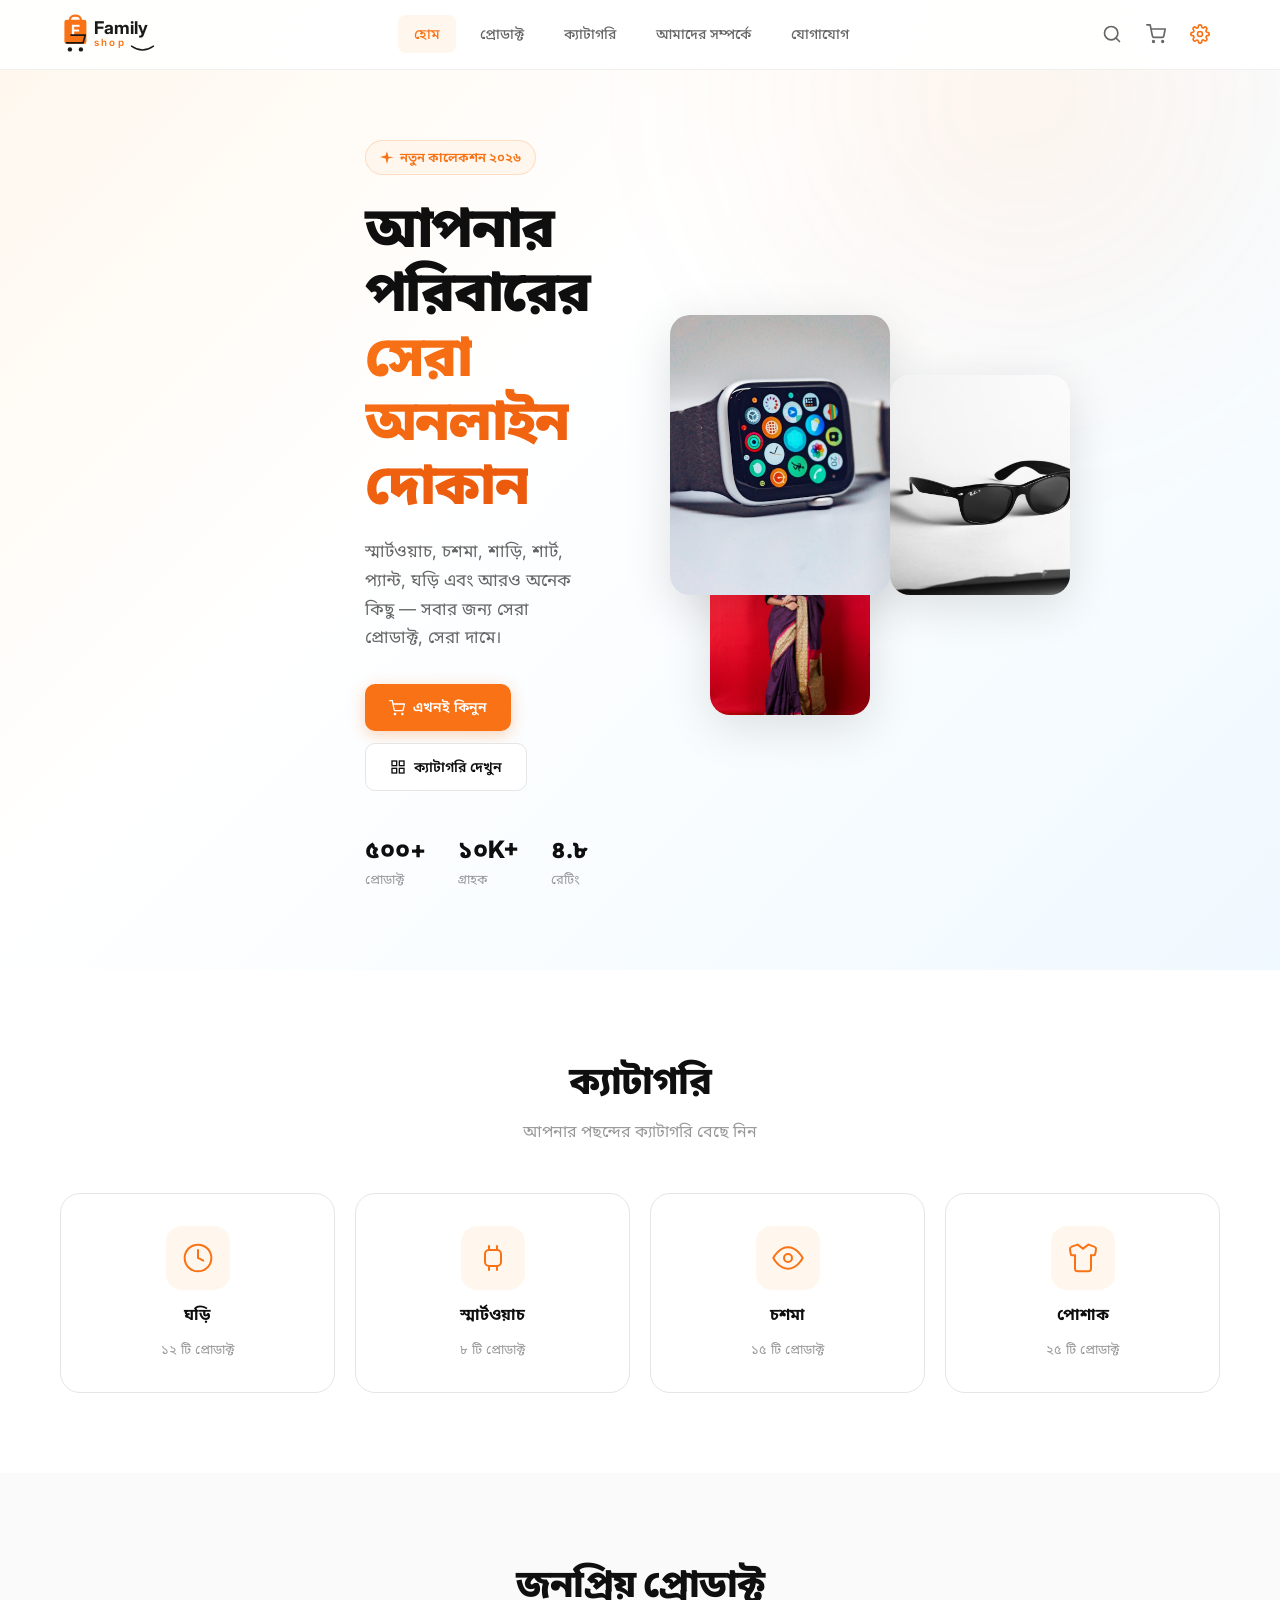
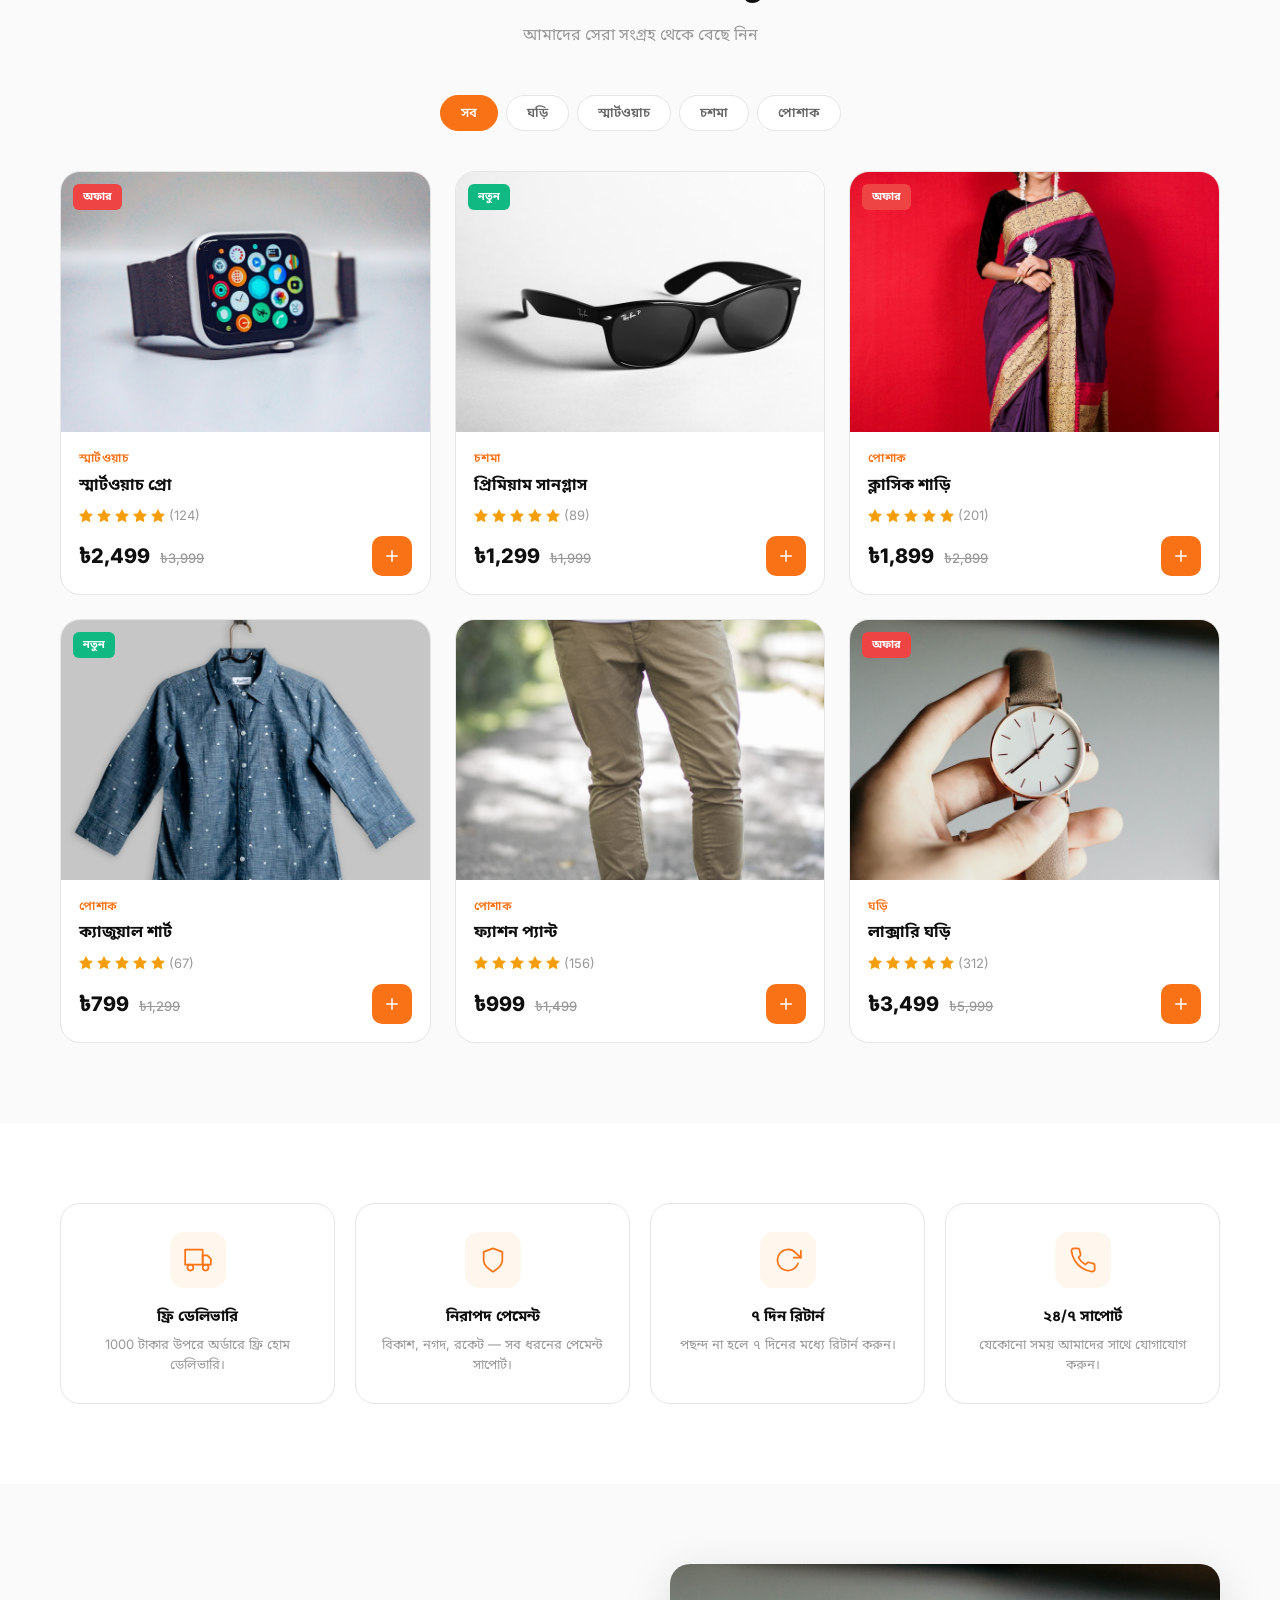
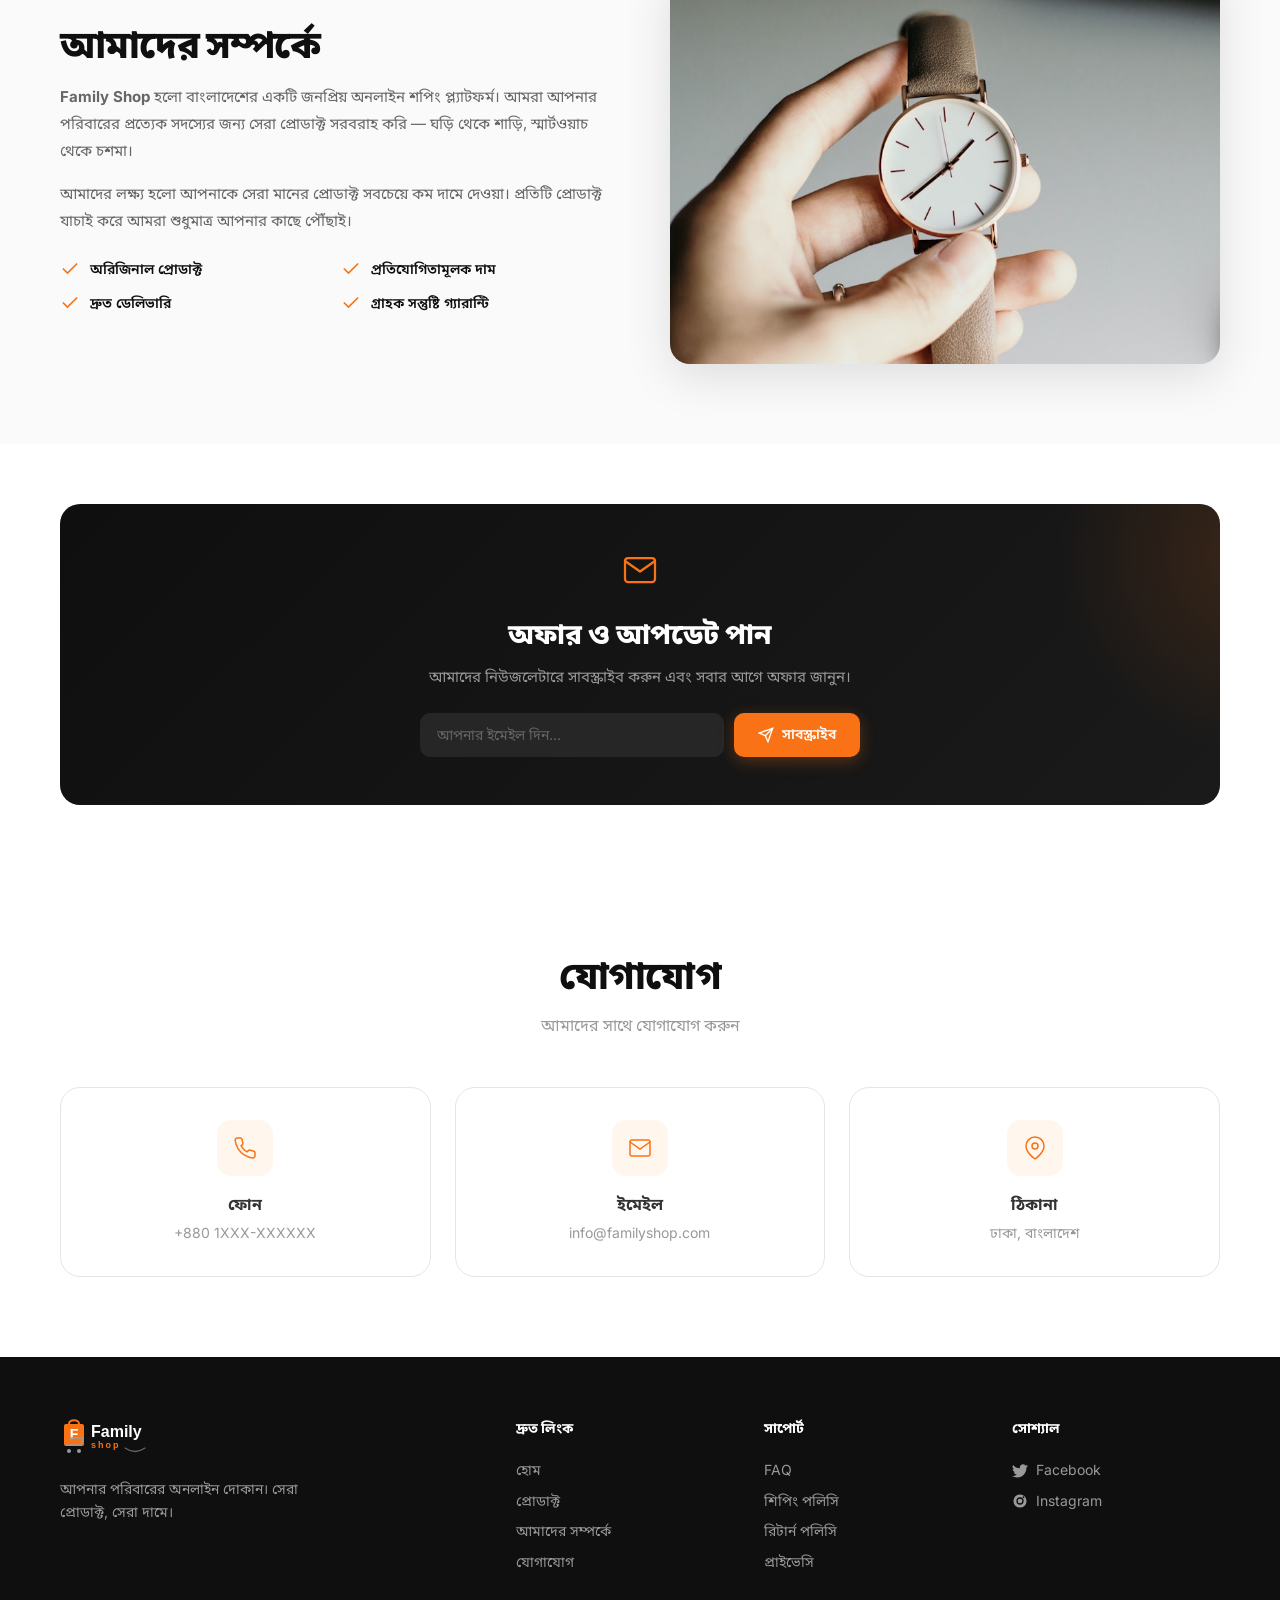
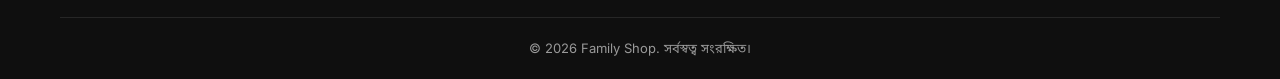
<file: index.html>
<!DOCTYPE html>
<html lang="bn">
<head>
  <meta charset="UTF-8" />
  <meta name="viewport" content="width=device-width, initial-scale=1.0" />
  <title>Family Shop — আপনার পরিবারের অনলাইন দোকান</title>
  <meta name="description" content="Family Shop — স্মার্টওয়াচ, চশমা, শাড়ি, শার্ট, প্যান্ট, ঘড়ি এবং আরও অনেক কিছু সেরা দামে।" />
  <link rel="preconnect" href="https://fonts.googleapis.com" />
  <link rel="preconnect" href="https://fonts.gstatic.com" crossorigin />
  <link href="https://fonts.googleapis.com/css2?family=Inter:wght@400;500;600;700;800;900&family=Noto+Sans+Bengali:wght@400;500;600;700&display=swap" rel="stylesheet" />
  <link rel="stylesheet" href="style.css" />
  <!-- Favicon SVG -->
  <link rel="icon" type="image/svg+xml" href="data:image/svg+xml,%3Csvg xmlns='http://www.w3.org/2000/svg' viewBox='0 0 64 64'%3E%3Crect x='14' y='8' width='36' height='40' rx='4' fill='%23F97316'/%3E%3Ctext x='32' y='36' text-anchor='middle' font-size='26' font-weight='bold' fill='white' font-family='Arial'%3EF%3C/text%3E%3C/svg%3E" />
</head>
<body>

  <!-- ═══════════════ NAVBAR ═══════════════ -->
  <nav class="navbar" id="navbar">
    <div class="nav-container">
      <a href="#" class="logo" aria-label="Family Shop Home">
        <!-- SVG Logo matching the provided image -->
        <svg class="logo-icon" viewBox="0 0 200 80" xmlns="http://www.w3.org/2000/svg">
          <!-- Shopping Bag -->
          <rect x="8" y="14" width="40" height="44" rx="4" fill="#F97316"/>
          <path d="M18 14 C18 4, 38 4, 38 14" fill="none" stroke="#F97316" stroke-width="4" stroke-linecap="round"/>
          <text x="28" y="44" text-anchor="middle" font-size="28" font-weight="bold" fill="white" font-family="Inter, Arial">F</text>
          <!-- Shopping Cart -->
          <circle cx="18" cy="68" r="4" fill="#1a1a1a"/>
          <circle cx="38" cy="68" r="4" fill="#1a1a1a"/>
          <path d="M12 56 L16 56 L42 56 L46 42 L20 42" fill="none" stroke="#1a1a1a" stroke-width="3" stroke-linecap="round" stroke-linejoin="round"/>
          <!-- "Family" text -->
          <text x="62" y="40" font-size="32" font-weight="700" fill="#1a1a1a" font-family="Inter, Arial">Family</text>
          <!-- "shop" text -->
          <text x="62" y="62" font-size="18" font-weight="600" fill="#F97316" font-family="Inter, Arial" letter-spacing="4">shop</text>
          <!-- Smile curve -->
          <path d="M130 62 Q150 76 170 62" fill="none" stroke="#1a1a1a" stroke-width="2.5" stroke-linecap="round"/>
        </svg>
      </a>

      <div class="nav-links" id="navLinks">
        <a href="#home" class="nav-link active">হোম</a>
        <a href="#products" class="nav-link">প্রোডাক্ট</a>
        <a href="#categories" class="nav-link">ক্যাটাগরি</a>
        <a href="#about" class="nav-link">আমাদের সম্পর্কে</a>
        <a href="#contact" class="nav-link">যোগাযোগ</a>
      </div>

      <div class="nav-actions">
        <!-- Search Icon -->
        <button class="icon-btn" id="searchToggle" aria-label="Search">
          <svg width="20" height="20" viewBox="0 0 24 24" fill="none" stroke="currentColor" stroke-width="2" stroke-linecap="round" stroke-linejoin="round">
            <circle cx="11" cy="11" r="8"/><path d="M21 21l-4.35-4.35"/>
          </svg>
        </button>
        <!-- Cart Icon -->
        <button class="icon-btn cart-btn" id="cartToggle" aria-label="Cart">
          <svg width="20" height="20" viewBox="0 0 24 24" fill="none" stroke="currentColor" stroke-width="2" stroke-linecap="round" stroke-linejoin="round">
            <circle cx="9" cy="21" r="1"/><circle cx="20" cy="21" r="1"/>
            <path d="M1 1h4l2.68 13.39a2 2 0 002 1.61h9.72a2 2 0 002-1.61L23 6H6"/>
          </svg>
          <span class="cart-count" id="cartCount">0</span>
        </button>
        <!-- Admin Link -->
        <a href="admin.html" class="icon-btn" title="অ্যাডমিন প্যানেল" style="color:var(--orange)">
          <svg width="20" height="20" viewBox="0 0 24 24" fill="none" stroke="currentColor" stroke-width="2" stroke-linecap="round"><circle cx="12" cy="12" r="3"/><path d="M19.4 15a1.65 1.65 0 00.33 1.82l.06.06a2 2 0 010 2.83 2 2 0 01-2.83 0l-.06-.06a1.65 1.65 0 00-1.82-.33 1.65 1.65 0 00-1 1.51V21a2 2 0 01-4 0v-.09A1.65 1.65 0 009 19.4a1.65 1.65 0 00-1.82.33l-.06.06a2 2 0 01-2.83-2.83l.06-.06A1.65 1.65 0 004.68 15a1.65 1.65 0 00-1.51-1H3a2 2 0 010-4h.09A1.65 1.65 0 004.6 9a1.65 1.65 0 00-.33-1.82l-.06-.06a2 2 0 012.83-2.83l.06.06A1.65 1.65 0 009 4.68a1.65 1.65 0 001-1.51V3a2 2 0 014 0v.09a1.65 1.65 0 001 1.51 1.65 1.65 0 001.82-.33l.06-.06a2 2 0 012.83 2.83l-.06.06A1.65 1.65 0 0019.4 9a1.65 1.65 0 001.51 1H21a2 2 0 010 4h-.09a1.65 1.65 0 00-1.51 1z"/></svg>
        </a>
        <!-- Mobile Menu Toggle -->
        <button class="icon-btn mobile-toggle" id="mobileToggle" aria-label="Menu">
          <svg width="22" height="22" viewBox="0 0 24 24" fill="none" stroke="currentColor" stroke-width="2" stroke-linecap="round"><path d="M3 6h18M3 12h18M3 18h18"/></svg>
        </button>
      </div>
    </div>

    <!-- Search Bar -->
    <div class="search-bar" id="searchBar">
      <div class="search-container">
        <svg width="18" height="18" viewBox="0 0 24 24" fill="none" stroke="#999" stroke-width="2" stroke-linecap="round"><circle cx="11" cy="11" r="8"/><path d="M21 21l-4.35-4.35"/></svg>
        <input type="text" id="searchInput" placeholder="প্রোডাক্ট খুঁজুন..." autocomplete="off" />
        <button class="search-close" id="searchClose">
          <svg width="16" height="16" viewBox="0 0 24 24" fill="none" stroke="#999" stroke-width="2" stroke-linecap="round"><path d="M18 6L6 18M6 6l12 12"/></svg>
        </button>
      </div>
    </div>
  </nav>

  <!-- ═══════════════ HERO ═══════════════ -->
  <section class="hero" id="home">
    <div class="hero-bg"></div>
    <div class="hero-container">
      <div class="hero-content">
        <div class="hero-badge">
          <svg width="14" height="14" viewBox="0 0 24 24" fill="currentColor"><path d="M12 2l2.5 9.5L24 12l-9.5 2.5L12 24l-2.5-9.5L0 12l9.5-2.5z"/></svg>
          নতুন কালেকশন ২০২৬
        </div>
        <h1 class="hero-title">
          আপনার পরিবারের<br/>
          <span class="gradient-text">সেরা অনলাইন দোকান</span>
        </h1>
        <p class="hero-desc">
          স্মার্টওয়াচ, চশমা, শাড়ি, শার্ট, প্যান্ট, ঘড়ি এবং আরও অনেক কিছু — সবার জন্য সেরা প্রোডাক্ট, সেরা দামে।
        </p>
        <div class="hero-buttons">
          <a href="#products" class="btn btn-primary">
            <svg width="16" height="16" viewBox="0 0 24 24" fill="none" stroke="currentColor" stroke-width="2" stroke-linecap="round"><circle cx="9" cy="21" r="1"/><circle cx="20" cy="21" r="1"/><path d="M1 1h4l2.68 13.39a2 2 0 002 1.61h9.72a2 2 0 002-1.61L23 6H6"/></svg>
            এখনই কিনুন
          </a>
          <a href="#categories" class="btn btn-outline">
            <svg width="16" height="16" viewBox="0 0 24 24" fill="none" stroke="currentColor" stroke-width="2" stroke-linecap="round"><rect x="3" y="3" width="7" height="7"/><rect x="14" y="3" width="7" height="7"/><rect x="3" y="14" width="7" height="7"/><rect x="14" y="14" width="7" height="7"/></svg>
            ক্যাটাগরি দেখুন
          </a>
        </div>
        <div class="hero-stats">
          <div class="stat"><span class="stat-num">৫০০+</span><span class="stat-label">প্রোডাক্ট</span></div>
          <div class="stat"><span class="stat-num">১০K+</span><span class="stat-label">গ্রাহক</span></div>
          <div class="stat"><span class="stat-num">৪.৮</span><span class="stat-label">রেটিং</span></div>
        </div>
      </div>
      <div class="hero-visual">
        <div class="hero-card hero-card-1">
          <img src="images/smartwatch.jpg" alt="Smartwatch" loading="eager" />
        </div>
        <div class="hero-card hero-card-2">
          <img src="images/sunglasses.jpg" alt="Sunglasses" loading="eager" />
        </div>
        <div class="hero-card hero-card-3">
          <img src="images/saree.jpg" alt="Saree" loading="eager" />
        </div>
      </div>
    </div>
  </section>

  <!-- ═══════════════ CATEGORIES ═══════════════ -->
  <section class="categories" id="categories">
    <div class="container">
      <div class="section-header">
        <h2 class="section-title">ক্যাটাগরি</h2>
        <p class="section-desc">আপনার পছন্দের ক্যাটাগরি বেছে নিন</p>
      </div>
      <div class="category-grid">
        <a href="#products" class="category-card" data-filter="watch">
          <div class="category-icon">
            <svg width="32" height="32" viewBox="0 0 24 24" fill="none" stroke="currentColor" stroke-width="1.5" stroke-linecap="round" stroke-linejoin="round"><circle cx="12" cy="12" r="10"/><polyline points="12 6 12 12 16 14"/></svg>
          </div>
          <h3>ঘড়ি</h3>
          <span class="cat-count">১২ টি প্রোডাক্ট</span>
        </a>
        <a href="#products" class="category-card" data-filter="smartwatch">
          <div class="category-icon">
            <svg width="32" height="32" viewBox="0 0 24 24" fill="none" stroke="currentColor" stroke-width="1.5" stroke-linecap="round" stroke-linejoin="round"><rect x="6" y="6" width="12" height="12" rx="3"/><path d="M9 6V3M15 6V3M9 18v3M15 18v3"/></svg>
          </div>
          <h3>স্মার্টওয়াচ</h3>
          <span class="cat-count">৮ টি প্রোডাক্ট</span>
        </a>
        <a href="#products" class="category-card" data-filter="eyewear">
          <div class="category-icon">
            <svg width="32" height="32" viewBox="0 0 24 24" fill="none" stroke="currentColor" stroke-width="1.5" stroke-linecap="round" stroke-linejoin="round"><path d="M1 12s4-8 11-8 11 8 11 8-4 8-11 8-11-8-11-8z"/><circle cx="12" cy="12" r="3"/></svg>
          </div>
          <h3>চশমা</h3>
          <span class="cat-count">১৫ টি প্রোডাক্ট</span>
        </a>
        <a href="#products" class="category-card" data-filter="clothing">
          <div class="category-icon">
            <svg width="32" height="32" viewBox="0 0 24 24" fill="none" stroke="currentColor" stroke-width="1.5" stroke-linecap="round" stroke-linejoin="round"><path d="M20.38 3.46L16 2 12 5 8 2 3.62 3.46a2 2 0 00-1.34 2.23l.58 3.47a1 1 0 00.99.84H6v10c0 1.1.9 2 2 2h8a2 2 0 002-2V10h2.15a1 1 0 00.99-.84l.58-3.47a2 2 0 00-1.34-2.23z"/></svg>
          </div>
          <h3>পোশাক</h3>
          <span class="cat-count">২৫ টি প্রোডাক্ট</span>
        </a>
      </div>
    </div>
  </section>

  <!-- ═══════════════ PRODUCTS ═══════════════ -->
  <section class="products" id="products">
    <div class="container">
      <div class="section-header">
        <h2 class="section-title">জনপ্রিয় প্রোডাক্ট</h2>
        <p class="section-desc">আমাদের সেরা সংগ্রহ থেকে বেছে নিন</p>
      </div>

      <!-- Filter Buttons -->
      <div class="filter-bar">
        <button class="filter-btn active" data-filter="all">সব</button>
        <button class="filter-btn" data-filter="watch">ঘড়ি</button>
        <button class="filter-btn" data-filter="smartwatch">স্মার্টওয়াচ</button>
        <button class="filter-btn" data-filter="eyewear">চশমা</button>
        <button class="filter-btn" data-filter="clothing">পোশাক</button>
      </div>

      <div class="product-grid" id="productGrid">
        <!-- Products are rendered by JS -->
      </div>
    </div>
  </section>

  <!-- ═══════════════ FEATURES ═══════════════ -->
  <section class="features" id="features">
    <div class="container">
      <div class="feature-grid">
        <div class="feature-card">
          <div class="feature-icon">
            <svg width="28" height="28" viewBox="0 0 24 24" fill="none" stroke="currentColor" stroke-width="1.5" stroke-linecap="round" stroke-linejoin="round"><rect x="1" y="3" width="15" height="13"/><polygon points="16 8 20 8 23 11 23 16 16 16 16 8"/><circle cx="5.5" cy="18.5" r="2.5"/><circle cx="18.5" cy="18.5" r="2.5"/></svg>
          </div>
          <h3>ফ্রি ডেলিভারি</h3>
          <p>১০০০ টাকার উপরে অর্ডারে ফ্রি হোম ডেলিভারি।</p>
        </div>
        <div class="feature-card">
          <div class="feature-icon">
            <svg width="28" height="28" viewBox="0 0 24 24" fill="none" stroke="currentColor" stroke-width="1.5" stroke-linecap="round" stroke-linejoin="round"><path d="M12 22s8-4 8-10V5l-8-3-8 3v7c0 6 8 10 8 10z"/></svg>
          </div>
          <h3>নিরাপদ পেমেন্ট</h3>
          <p>বিকাশ, নগদ, রকেট — সব ধরনের পেমেন্ট সাপোর্ট।</p>
        </div>
        <div class="feature-card">
          <div class="feature-icon">
            <svg width="28" height="28" viewBox="0 0 24 24" fill="none" stroke="currentColor" stroke-width="1.5" stroke-linecap="round" stroke-linejoin="round"><polyline points="23 4 23 10 17 10"/><path d="M20.49 15a9 9 0 11-2.12-9.36L23 10"/></svg>
          </div>
          <h3>৭ দিন রিটার্ন</h3>
          <p>পছন্দ না হলে ৭ দিনের মধ্যে রিটার্ন করুন।</p>
        </div>
        <div class="feature-card">
          <div class="feature-icon">
            <svg width="28" height="28" viewBox="0 0 24 24" fill="none" stroke="currentColor" stroke-width="1.5" stroke-linecap="round" stroke-linejoin="round"><path d="M22 16.92v3a2 2 0 01-2.18 2 19.79 19.79 0 01-8.63-3.07 19.5 19.5 0 01-6-6 19.79 19.79 0 01-3.07-8.67A2 2 0 014.11 2h3a2 2 0 012 1.72 12.84 12.84 0 00.7 2.81 2 2 0 01-.45 2.11L8.09 9.91a16 16 0 006 6l1.27-1.27a2 2 0 012.11-.45 12.84 12.84 0 002.81.7A2 2 0 0122 16.92z"/></svg>
          </div>
          <h3>২৪/৭ সাপোর্ট</h3>
          <p>যেকোনো সময় আমাদের সাথে যোগাযোগ করুন।</p>
        </div>
      </div>
    </div>
  </section>

  <!-- ═══════════════ ABOUT ═══════════════ -->
  <section class="about" id="about">
    <div class="container">
      <div class="about-grid">
        <div class="about-content">
          <h2 class="section-title" style="text-align:left">আমাদের সম্পর্কে</h2>
          <p>
            <strong>Family Shop</strong> হলো বাংলাদেশের একটি জনপ্রিয় অনলাইন শপিং প্ল্যাটফর্ম। আমরা আপনার পরিবারের প্রত্যেক সদস্যের জন্য সেরা প্রোডাক্ট সরবরাহ করি — ঘড়ি থেকে শাড়ি, স্মার্টওয়াচ থেকে চশমা।
          </p>
          <p>
            আমাদের লক্ষ্য হলো আপনাকে সেরা মানের প্রোডাক্ট সবচেয়ে কম দামে দেওয়া। প্রতিটি প্রোডাক্ট যাচাই করে আমরা শুধুমাত্র আপনার কাছে পৌঁছাই।
          </p>
          <div class="about-highlights">
            <div class="highlight">
              <svg width="20" height="20" viewBox="0 0 24 24" fill="none" stroke="#F97316" stroke-width="2" stroke-linecap="round"><polyline points="20 6 9 17 4 12"/></svg>
              অরিজিনাল প্রোডাক্ট
            </div>
            <div class="highlight">
              <svg width="20" height="20" viewBox="0 0 24 24" fill="none" stroke="#F97316" stroke-width="2" stroke-linecap="round"><polyline points="20 6 9 17 4 12"/></svg>
              প্রতিযোগিতামূলক দাম
            </div>
            <div class="highlight">
              <svg width="20" height="20" viewBox="0 0 24 24" fill="none" stroke="#F97316" stroke-width="2" stroke-linecap="round"><polyline points="20 6 9 17 4 12"/></svg>
              দ্রুত ডেলিভারি
            </div>
            <div class="highlight">
              <svg width="20" height="20" viewBox="0 0 24 24" fill="none" stroke="#F97316" stroke-width="2" stroke-linecap="round"><polyline points="20 6 9 17 4 12"/></svg>
              গ্রাহক সন্তুষ্টি গ্যারান্টি
            </div>
          </div>
        </div>
        <div class="about-image">
          <img src="images/watch.jpg" alt="Family Shop" loading="lazy" />
        </div>
      </div>
    </div>
  </section>

  <!-- ═══════════════ NEWSLETTER ═══════════════ -->
  <section class="newsletter">
    <div class="container">
      <div class="newsletter-card">
        <div class="newsletter-icon">
          <svg width="36" height="36" viewBox="0 0 24 24" fill="none" stroke="currentColor" stroke-width="1.5" stroke-linecap="round" stroke-linejoin="round"><path d="M4 4h16c1.1 0 2 .9 2 2v12c0 1.1-.9 2-2 2H4c-1.1 0-2-.9-2-2V6c0-1.1.9-2 2-2z"/><polyline points="22,6 12,13 2,6"/></svg>
        </div>
        <h2>অফার ও আপডেট পান</h2>
        <p>আমাদের নিউজলেটারে সাবস্ক্রাইব করুন এবং সবার আগে অফার জানুন।</p>
        <div class="newsletter-form">
          <input type="email" placeholder="আপনার ইমেইল দিন..." />
          <button class="btn btn-primary">
            <svg width="16" height="16" viewBox="0 0 24 24" fill="none" stroke="currentColor" stroke-width="2" stroke-linecap="round"><path d="M22 2L11 13"/><path d="M22 2L15 22L11 13L2 9L22 2Z"/></svg>
            সাবস্ক্রাইব
          </button>
        </div>
      </div>
    </div>
  </section>

  <!-- ═══════════════ CONTACT ═══════════════ -->
  <section class="contact" id="contact">
    <div class="container">
      <div class="section-header">
        <h2 class="section-title">যোগাযোগ</h2>
        <p class="section-desc">আমাদের সাথে যোগাযোগ করুন</p>
      </div>
      <div class="contact-grid">
        <div class="contact-card">
          <div class="contact-icon">
            <svg width="24" height="24" viewBox="0 0 24 24" fill="none" stroke="currentColor" stroke-width="1.5" stroke-linecap="round"><path d="M22 16.92v3a2 2 0 01-2.18 2 19.79 19.79 0 01-8.63-3.07 19.5 19.5 0 01-6-6 19.79 19.79 0 01-3.07-8.67A2 2 0 014.11 2h3a2 2 0 012 1.72c.127.96.362 1.903.7 2.81a2 2 0 01-.45 2.11L8.09 9.91a16 16 0 006 6l1.27-1.27a2 2 0 012.11-.45c.907.338 1.85.573 2.81.7A2 2 0 0122 16.92z"/></svg>
          </div>
          <h3>ফোন</h3>
          <p>+880 1XXX-XXXXXX</p>
        </div>
        <div class="contact-card">
          <div class="contact-icon">
            <svg width="24" height="24" viewBox="0 0 24 24" fill="none" stroke="currentColor" stroke-width="1.5" stroke-linecap="round"><path d="M4 4h16c1.1 0 2 .9 2 2v12c0 1.1-.9 2-2 2H4c-1.1 0-2-.9-2-2V6c0-1.1.9-2 2-2z"/><polyline points="22,6 12,13 2,6"/></svg>
          </div>
          <h3>ইমেইল</h3>
          <p>info@familyshop.com</p>
        </div>
        <div class="contact-card">
          <div class="contact-icon">
            <svg width="24" height="24" viewBox="0 0 24 24" fill="none" stroke="currentColor" stroke-width="1.5" stroke-linecap="round"><path d="M21 10c0 7-9 13-9 13s-9-6-9-13a9 9 0 0118 0z"/><circle cx="12" cy="10" r="3"/></svg>
          </div>
          <h3>ঠিকানা</h3>
          <p>ঢাকা, বাংলাদেশ</p>
        </div>
      </div>
    </div>
  </section>

  <!-- ═══════════════ FOOTER ═══════════════ -->
  <footer class="footer">
    <div class="container">
      <div class="footer-grid">
        <div class="footer-brand">
          <svg class="footer-logo" viewBox="0 0 200 80" xmlns="http://www.w3.org/2000/svg">
            <rect x="8" y="14" width="40" height="44" rx="4" fill="#F97316"/>
            <path d="M18 14 C18 4, 38 4, 38 14" fill="none" stroke="#F97316" stroke-width="4" stroke-linecap="round"/>
            <text x="28" y="44" text-anchor="middle" font-size="28" font-weight="bold" fill="white" font-family="Arial">F</text>
            <circle cx="18" cy="68" r="4" fill="#999"/>
            <circle cx="38" cy="68" r="4" fill="#999"/>
            <path d="M12 56 L16 56 L42 56 L46 42 L20 42" fill="none" stroke="#999" stroke-width="3" stroke-linecap="round" stroke-linejoin="round"/>
            <text x="62" y="40" font-size="32" font-weight="700" fill="#fff" font-family="Arial">Family</text>
            <text x="62" y="62" font-size="18" font-weight="600" fill="#F97316" font-family="Arial" letter-spacing="4">shop</text>
            <path d="M130 62 Q150 76 170 62" fill="none" stroke="#666" stroke-width="2.5" stroke-linecap="round"/>
          </svg>
          <p>আপনার পরিবারের অনলাইন দোকান। সেরা প্রোডাক্ট, সেরা দামে।</p>
        </div>
        <div class="footer-links">
          <h4>দ্রুত লিংক</h4>
          <a href="#home">হোম</a>
          <a href="#products">প্রোডাক্ট</a>
          <a href="#about">আমাদের সম্পর্কে</a>
          <a href="#contact">যোগাযোগ</a>
        </div>
        <div class="footer-links">
          <h4>সাপোর্ট</h4>
          <a href="#">FAQ</a>
          <a href="#">শিপিং পলিসি</a>
          <a href="#">রিটার্ন পলিসি</a>
          <a href="#">প্রাইভেসি</a>
        </div>
        <div class="footer-links">
          <h4>সোশ্যাল</h4>
          <a href="#" class="social-link">
            <svg width="16" height="16" viewBox="0 0 24 24" fill="currentColor"><path d="M24 4.56a9.83 9.83 0 01-2.83.77 4.93 4.93 0 002.17-2.72c-.95.56-2 .96-3.13 1.18A4.92 4.92 0 0016.62 2c-2.73 0-4.93 2.2-4.93 4.93 0 .39.04.77.13 1.13C7.69 7.87 4.07 5.9 1.64 2.9a4.93 4.93 0 001.52 6.57 4.9 4.9 0 01-2.23-.62v.06c0 2.39 1.7 4.38 3.95 4.83a5 5 0 01-2.22.08 4.94 4.94 0 004.6 3.42A9.87 9.87 0 010 19.54a13.94 13.94 0 007.55 2.21c9.05 0 14-7.5 14-14v-.64A9.94 9.94 0 0024 4.56z"/></svg>
            Facebook
          </a>
          <a href="#" class="social-link">
            <svg width="16" height="16" viewBox="0 0 24 24" fill="currentColor"><path d="M12 2.16a9.84 9.84 0 100 19.68 9.84 9.84 0 000-19.68zM12 17.5a5.5 5.5 0 110-11 5.5 5.5 0 010 11zm0-9a3.5 3.5 0 100 7 3.5 3.5 0 000-7zm5.25-3.5a1.25 1.25 0 110 2.5 1.25 1.25 0 010-2.5z"/></svg>
            Instagram
          </a>
        </div>
      </div>
      <div class="footer-bottom">
        <p>&copy; 2026 Family Shop. সর্বস্বত্ব সংরক্ষিত।</p>
      </div>
    </div>
  </footer>

  <!-- ═══════════════ CART SIDEBAR ═══════════════ -->
  <div class="cart-overlay" id="cartOverlay"></div>
  <aside class="cart-sidebar" id="cartSidebar">
    <div class="cart-header">
      <h3>
        <svg width="20" height="20" viewBox="0 0 24 24" fill="none" stroke="currentColor" stroke-width="2" stroke-linecap="round"><circle cx="9" cy="21" r="1"/><circle cx="20" cy="21" r="1"/><path d="M1 1h4l2.68 13.39a2 2 0 002 1.61h9.72a2 2 0 002-1.61L23 6H6"/></svg>
        শপিং কার্ট
      </h3>
      <button class="cart-close" id="cartClose">
        <svg width="20" height="20" viewBox="0 0 24 24" fill="none" stroke="currentColor" stroke-width="2" stroke-linecap="round"><path d="M18 6L6 18M6 6l12 12"/></svg>
      </button>
    </div>
    <div class="cart-items" id="cartItems">
      <div class="cart-empty">
        <svg width="48" height="48" viewBox="0 0 24 24" fill="none" stroke="#333" stroke-width="1" stroke-linecap="round"><circle cx="9" cy="21" r="1"/><circle cx="20" cy="21" r="1"/><path d="M1 1h4l2.68 13.39a2 2 0 002 1.61h9.72a2 2 0 002-1.61L23 6H6"/></svg>
        <p>আপনার কার্ট খালি</p>
      </div>
    </div>
    <div class="cart-footer" id="cartFooter" style="display:none">
      <div class="cart-total">
        <span>মোট</span>
        <span id="cartTotal">৳0</span>
      </div>
      <button class="btn btn-primary" style="width:100%">
        <svg width="16" height="16" viewBox="0 0 24 24" fill="none" stroke="currentColor" stroke-width="2" stroke-linecap="round"><path d="M5 12h14M12 5l7 7-7 7"/></svg>
        চেকআউট
      </button>
    </div>
  </aside>

  <!-- ═══════════════ TOAST ═══════════════ -->
  <div class="toast-container" id="toastContainer"></div>

  <script src="script.js"></script>
</body>
</html>
</file>
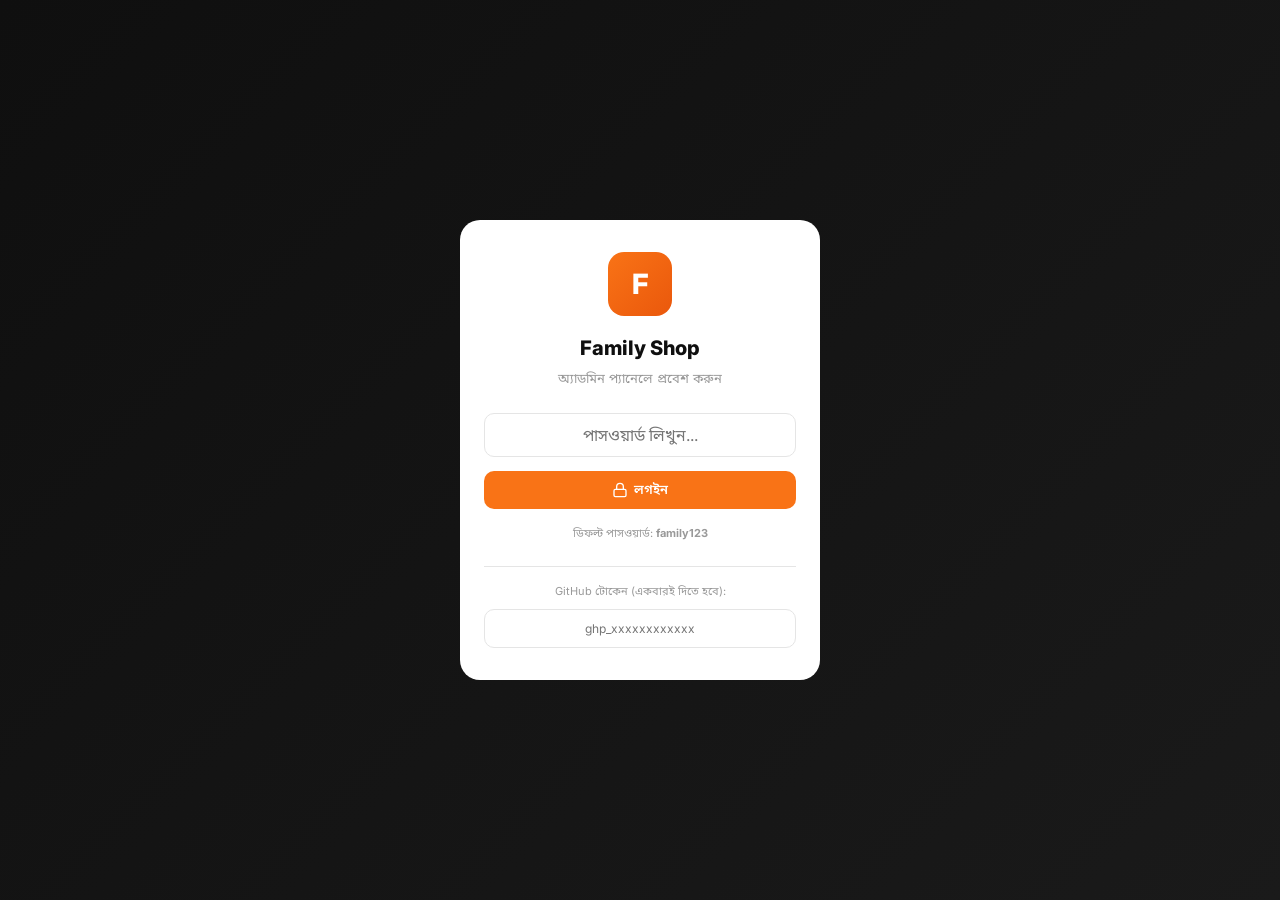
<file: admin.html>
<!DOCTYPE html>
<html lang="bn">
<head>
  <meta charset="UTF-8" />
  <meta name="viewport" content="width=device-width, initial-scale=1.0, maximum-scale=1.0, user-scalable=no" />
  <title>Family Shop — অ্যাডমিন প্যানেল</title>
  <link rel="preconnect" href="https://fonts.googleapis.com" />
  <link rel="preconnect" href="https://fonts.gstatic.com" crossorigin />
  <link href="https://fonts.googleapis.com/css2?family=Inter:wght@400;500;600;700;800&family=Noto+Sans+Bengali:wght@400;500;600;700&display=swap" rel="stylesheet" />
  <style>
    :root{--o:#F97316;--od:#EA580C;--ol:#FFF7ED;--dk:#0F0F0F;--d2:#1A1A1A;--g2:#666;--g3:#999;--g5:#e5e5e5;--w:#fff;--grn:#10B981;--red:#EF4444;--blu:#3B82F6;--r:12px}
    *,*::before,*::after{box-sizing:border-box;margin:0;padding:0}
    body{font-family:'Inter','Noto Sans Bengali',sans-serif;background:#F5F5F5;color:var(--dk);line-height:1.6;min-height:100vh;padding-bottom:80px}
    .topbar{position:sticky;top:0;z-index:100;background:var(--w);border-bottom:1px solid var(--g5);padding:14px 16px;display:flex;align-items:center;gap:12px}
    .topbar-logo{width:36px;height:36px;border-radius:10px;background:linear-gradient(135deg,var(--o),#EA580C);display:grid;place-items:center;color:var(--w);font-weight:800;font-size:16px}
    .topbar h1{font-size:16px;font-weight:700;flex:1}
    .topbar-badge{padding:3px 10px;border-radius:100px;font-size:11px;font-weight:700;background:var(--grn);color:var(--w)}
    .stats-row{display:grid;grid-template-columns:repeat(3,1fr);gap:10px;padding:16px}
    .stat-card{background:var(--w);border-radius:var(--r);padding:14px;text-align:center;border:1px solid var(--g5)}
    .stat-card .num{font-size:22px;font-weight:800;color:var(--dk)}
    .stat-card .label{font-size:11px;color:var(--g3);margin-top:2px}
    .section{padding:0 16px;margin-bottom:20px}
    .section-header{display:flex;align-items:center;justify-content:space-between;margin-bottom:12px}
    .section-title{font-size:16px;font-weight:700}
    .btn{display:inline-flex;align-items:center;gap:6px;padding:10px 18px;border-radius:10px;font-size:13px;font-weight:600;border:none;cursor:pointer;font-family:inherit;transition:all 0.2s}
    .btn-primary{background:var(--o);color:var(--w)}
    .btn-primary:active{background:var(--od);transform:scale(0.97)}
    .btn-sm{padding:6px 12px;font-size:12px;border-radius:8px}
    .btn-outline{background:var(--w);color:var(--dk);border:1px solid var(--g5)}
    .btn-danger{background:var(--red);color:var(--w)}
    .btn-success{background:var(--grn);color:var(--w)}
    .btn:disabled{opacity:0.5;cursor:not-allowed}
    .product-list{display:flex;flex-direction:column;gap:10px}
    .product-item{display:flex;align-items:center;gap:12px;background:var(--w);border-radius:var(--r);padding:12px;border:1px solid var(--g5)}
    .product-item img{width:60px;height:60px;border-radius:10px;object-fit:cover;flex-shrink:0}
    .product-item-info{flex:1;min-width:0}
    .product-item-name{font-size:14px;font-weight:600;white-space:nowrap;overflow:hidden;text-overflow:ellipsis}
    .product-item-price{font-size:13px;color:var(--o);font-weight:700}
    .product-item-cat{font-size:11px;color:var(--g3)}
    .product-item-actions{display:flex;gap:6px;flex-shrink:0}
    .icon-btn{width:34px;height:34px;border-radius:8px;border:1px solid var(--g5);background:var(--w);display:grid;place-items:center;cursor:pointer;transition:all 0.15s}
    .icon-btn:active{transform:scale(0.9)}
    .icon-btn.edit{color:var(--blu)}
    .icon-btn.delete{color:var(--red)}
    .form-group{margin-bottom:14px}
    .form-label{display:block;font-size:12px;font-weight:600;color:var(--g2);margin-bottom:6px}
    .form-input,.form-select,.form-textarea{width:100%;padding:11px 14px;border-radius:10px;border:1px solid var(--g5);background:var(--w);font-size:14px;font-family:inherit;color:var(--dk);outline:none;transition:border-color 0.15s;-webkit-appearance:none}
    .form-input:focus,.form-select:focus,.form-textarea:focus{border-color:var(--o)}
    .form-textarea{resize:vertical;min-height:80px}
    .image-upload{width:100%;height:140px;border:2px dashed var(--g5);border-radius:var(--r);display:flex;flex-direction:column;align-items:center;justify-content:center;gap:8px;cursor:pointer;transition:all 0.2s;background:var(--w)}
    .image-upload:active{border-color:var(--o);background:var(--ol)}
    .image-upload svg{color:var(--g3)}
    .image-upload span{font-size:12px;color:var(--g3)}
    .image-upload input{display:none}
    .image-upload img{width:100%;height:100%;object-fit:cover;border-radius:10px}
    .modal-overlay{position:fixed;inset:0;background:rgba(0,0,0,0.5);z-index:1000;display:none;align-items:flex-end;justify-content:center}
    .modal-overlay.open{display:flex}
    .modal{background:var(--w);border-radius:20px 20px 0 0;width:100%;max-width:500px;max-height:90vh;overflow-y:auto;padding:20px 16px 24px;animation:slideUp 0.3s ease}
    @keyframes slideUp{from{transform:translateY(100%)}to{transform:translateY(0)}}
    .modal-header{display:flex;align-items:center;justify-content:space-between;margin-bottom:16px;padding-bottom:12px;border-bottom:1px solid var(--g5)}
    .modal-header h2{font-size:17px;font-weight:700}
    .modal-close{width:32px;height:32px;border-radius:8px;border:none;background:var(--g5);display:grid;place-items:center;cursor:pointer}
    .settings-card{background:var(--w);border-radius:var(--r);padding:16px;border:1px solid var(--g5)}
    .bottom-nav{position:fixed;bottom:0;left:0;right:0;background:var(--w);border-top:1px solid var(--g5);display:flex;z-index:100;padding-bottom:env(safe-area-inset-bottom)}
    .nav-item{flex:1;display:flex;flex-direction:column;align-items:center;gap:3px;padding:10px 4px;font-size:10px;font-weight:600;color:var(--g3);cursor:pointer;transition:color 0.15s;border:none;background:none;font-family:inherit}
    .nav-item.active{color:var(--o)}
    .nav-item svg{width:22px;height:22px}
    .page{display:none}.page.active{display:block}
    .toast{position:fixed;bottom:90px;left:50%;transform:translateX(-50%);background:var(--dk);color:var(--w);padding:10px 20px;border-radius:10px;font-size:13px;font-weight:500;z-index:2000;animation:fadeIn 0.2s ease}
    @keyframes fadeIn{from{opacity:0;transform:translateX(-50%) translateY(10px)}to{opacity:1;transform:translateX(-50%) translateY(0)}}
    .empty-state{text-align:center;padding:40px 20px;color:var(--g3)}
    .empty-state p{font-size:14px}
    .login-screen{position:fixed;inset:0;background:linear-gradient(135deg,#0F0F0F,#1A1A1A);z-index:9999;display:flex;align-items:center;justify-content:center;padding:20px}
    .login-box{background:var(--w);border-radius:20px;padding:32px 24px;width:100%;max-width:360px;text-align:center}
    .login-box h2{font-size:20px;font-weight:800;margin-bottom:4px}
    .login-box p{font-size:13px;color:var(--g3);margin-bottom:24px}
    .login-logo{width:64px;height:64px;border-radius:16px;background:linear-gradient(135deg,var(--o),#EA580C);display:grid;place-items:center;margin:0 auto 16px;color:var(--w);font-size:28px;font-weight:800}
    .login-error{background:#FEE2E2;color:#DC2626;font-size:12px;padding:8px 12px;border-radius:8px;margin-bottom:12px;display:none}
    .tab-group{display:flex;gap:4px;margin-bottom:16px;background:var(--g5);border-radius:10px;padding:3px}
    .tab-btn{flex:1;padding:8px;border:none;border-radius:8px;font-size:12px;font-weight:600;cursor:pointer;font-family:inherit;background:transparent;color:var(--g2);transition:all 0.2s}
    .tab-btn.active{background:var(--w);color:var(--dk);box-shadow:0 1px 4px rgba(0,0,0,0.1)}
    .color-input{width:40px;height:40px;border:2px solid var(--g5);border-radius:10px;cursor:pointer;padding:0}
    .color-row{display:flex;align-items:center;gap:10px}
    .color-row .form-input{flex:1}
    .settings-tab{display:none}.settings-tab.active{display:block}
  </style>
</head>
<body>

  <!-- ═══════════════ LOGIN ═══════════════ -->
  <div class="login-screen" id="loginScreen">
    <div class="login-box">
      <div class="login-logo">F</div>
      <h2>Family Shop</h2>
      <p>অ্যাডমিন প্যানেলে প্রবেশ করুন</p>
      <div class="login-error" id="loginError">ভুল পাসওয়ার্ড!</div>
      <div class="form-group">
        <input class="form-input" id="loginPass" type="password" placeholder="পাসওয়ার্ড লিখুন..." style="text-align:center;font-size:16px" />
      </div>
      <button class="btn btn-primary" style="width:100%;justify-content:center" onclick="doLogin()">
        <svg width="16" height="16" viewBox="0 0 24 24" fill="none" stroke="currentColor" stroke-width="2" stroke-linecap="round"><rect x="3" y="11" width="18" height="11" rx="2"/><path d="M7 11V7a5 5 0 0110 0v4"/></svg>
        লগইন
      </button>
      <p style="margin-top:16px;font-size:11px;color:var(--g3)">ডিফল্ট পাসওয়ার্ড: <strong>family123</strong></p>
      <div id="tokenSection" style="margin-top:16px;padding-top:16px;border-top:1px solid var(--g5)">
        <p style="font-size:11px;color:var(--g3);margin-bottom:8px">GitHub টোকেন (একবারই দিতে হবে):</p>
        <input class="form-input" id="githubTokenInput" type="password" placeholder="ghp_xxxxxxxxxxxx" style="font-size:12px;text-align:center" />
      </div>
    </div>
  </div>

  <!-- ═══════════════ MAIN APP ═══════════════ -->
  <div id="mainApp" style="display:none">
    <div class="topbar">
      <div class="topbar-logo">F</div>
      <h1 id="topbarTitle">Family Shop</h1>
      <span class="topbar-badge" id="syncBadge">লোড</span>
      <button class="icon-btn" onclick="doLogout()" title="লগআউট" style="border:1px solid var(--g5);width:32px;height:32px;border-radius:8px;display:grid;place-items:center;cursor:pointer;background:var(--w)">
        <svg width="16" height="16" viewBox="0 0 24 24" fill="none" stroke="var(--red)" stroke-width="2" stroke-linecap="round"><path d="M9 21H5a2 2 0 01-2-2V5a2 2 0 012-2h4"/><polyline points="16 17 21 12 16 7"/><line x1="21" y1="12" x2="9" y2="12"/></svg>
      </button>
    </div>

    <!-- ═══ DASHBOARD ═══ -->
    <div class="page active" id="pageDashboard">
      <div class="stats-row">
        <div class="stat-card"><div class="num" id="statProducts">0</div><div class="label">প্রোডাক্ট</div></div>
        <div class="stat-card"><div class="num" id="statCategories">0</div><div class="label">ক্যাটাগরি</div></div>
        <div class="stat-card"><div class="num" id="statOrders">0</div><div class="label">অর্ডার</div></div>
      </div>
      <div class="section">
        <div class="section-header"><span class="section-title">জনপ্রিয় প্রোডাক্ট</span></div>
        <div class="product-list" id="dashProducts"></div>
      </div>
    </div>

    <!-- ═══ PRODUCTS ═══ -->
    <div class="page" id="pageProducts">
      <div class="section" style="padding-top:16px">
        <div class="section-header">
          <span class="section-title">প্রোডাক্ট ম্যানেজমেন্ট</span>
          <button class="btn btn-sm btn-primary" onclick="openAddProduct()">
            <svg width="14" height="14" viewBox="0 0 24 24" fill="none" stroke="currentColor" stroke-width="2.5" stroke-linecap="round"><line x1="12" y1="5" x2="12" y2="19"/><line x1="5" y1="12" x2="19" y2="12"/></svg>
            নতুন যোগ
          </button>
        </div>
        <div style="display:flex;gap:6px;margin-bottom:12px;flex-wrap:wrap" id="filterBar"></div>
        <div class="product-list" id="productList"></div>
      </div>
    </div>

    <!-- ═══ SETTINGS ═══ -->
    <div class="page" id="pageSettings">
      <div class="section" style="padding-top:16px">
        <div class="tab-group">
          <button class="tab-btn active" onclick="showSettingsTab('shop',this)">দোকান</button>
          <button class="tab-btn" onclick="showSettingsTab('hero',this)">হিরো</button>
          <button class="tab-btn" onclick="showSettingsTab('buttons',this)">বাটন</button>
          <button class="tab-btn" onclick="showSettingsTab('colors',this)">রঙ</button>
          <button class="tab-btn" onclick="showSettingsTab('data',this)">ডাটা</button>
        </div>

        <div class="settings-tab active" id="tabShop">
          <div class="settings-card">
            <h3 style="font-size:14px;font-weight:700;margin-bottom:14px">দোকানের তথ্য</h3>
            <div class="form-group"><label class="form-label">দোকানের নাম</label><input class="form-input" id="sShopName" /></div>
            <div class="form-group"><label class="form-label">ট্যাগলাইন</label><input class="form-input" id="sTagline" /></div>
            <div class="form-group"><label class="form-label">বিবরণ</label><textarea class="form-textarea" id="sDescription"></textarea></div>
            <div class="form-group"><label class="form-label">ফুটার টেক্সট</label><input class="form-input" id="sFooterText" /></div>
            <h3 style="font-size:14px;font-weight:700;margin:16px 0 14px">যোগাযোগ</h3>
            <div class="form-group"><label class="form-label">ফোন</label><input class="form-input" id="sPhone" /></div>
            <div class="form-group"><label class="form-label">ইমেইল</label><input class="form-input" id="sEmail" /></div>
            <div class="form-group"><label class="form-label">ঠিকানা</label><textarea class="form-textarea" id="sAddress"></textarea></div>
            <div class="form-group"><label class="form-label">ফেসবুক লিংক</label><input class="form-input" id="sFacebook" /></div>
            <div class="form-group"><label class="form-label">ইনস্টাগ্রাম লিংক</label><input class="form-input" id="sInstagram" /></div>
            <div class="form-group"><label class="form-label">ফ্রি ডেলিভারি ন্যূনতম (৳)</label><input class="form-input" id="sFreeDelivery" type="number" /></div>
          </div>
        </div>

        <div class="settings-tab" id="tabHero">
          <div class="settings-card">
            <h3 style="font-size:14px;font-weight:700;margin-bottom:14px">হিরো সেকশন</h3>
            <div class="form-group"><label class="form-label">ব্যাজ টেক্সট</label><input class="form-input" id="sHeroBadge" /></div>
            <div class="form-group"><label class="form-label">টাইটেল (লাইন ব্রেকের জন্য \n ব্যবহার করুন)</label><textarea class="form-textarea" id="sHeroTitle"></textarea></div>
            <div class="form-group"><label class="form-label">বিবরণ</label><textarea class="form-textarea" id="sHeroDesc"></textarea></div>
            <h3 style="font-size:14px;font-weight:700;margin:16px 0 14px">ক্যাটাগরি</h3>
            <div id="categoryEditor"></div>
            <button class="btn btn-sm btn-outline" style="margin-top:8px" onclick="addCategory()">+ ক্যাটাগরি যোগ করুন</button>
          </div>
        </div>

        <div class="settings-tab" id="tabButtons">
          <div class="settings-card">
            <h3 style="font-size:14px;font-weight:700;margin-bottom:14px">বাটন টেক্সট</h3>
            <div class="form-group"><label class="form-label">হিরো প্রাইমারি বাটন</label><input class="form-input" id="sBtnHeroPri" /></div>
            <div class="form-group"><label class="form-label">হিরো সেকেন্ডারি বাটন</label><input class="form-input" id="sBtnHeroSec" /></div>
            <div class="form-group"><label class="form-label">নিউজলেটার বাটন</label><input class="form-input" id="sBtnNewsletter" /></div>
            <div class="form-group"><label class="form-label">নিউজলেটার প্লেসহোল্ডার</label><input class="form-input" id="sBtnNLPlaceholder" /></div>
            <div class="form-group"><label class="form-label">চেকআউট বাটন</label><input class="form-input" id="sBtnCheckout" /></div>
            <h3 style="font-size:14px;font-weight:700;margin:16px 0 14px">নেভিগেশন লিংক</h3>
            <div id="navLinksEditor"></div>
            <button class="btn btn-sm btn-outline" style="margin-top:8px" onclick="addNavLink()">+ লিংক যোগ করুন</button>
          </div>
        </div>

        <div class="settings-tab" id="tabColors">
          <div class="settings-card">
            <h3 style="font-size:14px;font-weight:700;margin-bottom:14px">রঙ সেটিংস</h3>
            <div class="form-group">
              <label class="form-label">প্রাইমারি রঙ</label>
              <div class="color-row"><input type="color" class="color-input" id="sColorPrimary" /><input class="form-input" id="sColorPrimaryHex" /></div>
            </div>
            <div class="form-group">
              <label class="form-label">প্রাইমারি (ডার্ক)</label>
              <div class="color-row"><input type="color" class="color-input" id="sColorPrimaryDark" /><input class="form-input" id="sColorPrimaryDarkHex" /></div>
            </div>
            <div class="form-group">
              <label class="form-label">ডার্ক ব্যাকগ্রাউন্ড</label>
              <div class="color-row"><input type="color" class="color-input" id="sColorDark" /><input class="form-input" id="sColorDarkHex" /></div>
            </div>
            <div class="form-group">
              <label class="form-label">অ্যাকসেন্ট রঙ</label>
              <div class="color-row"><input type="color" class="color-input" id="sColorAccent" /><input class="form-input" id="sColorAccentHex" /></div>
            </div>
          </div>
        </div>

        <div class="settings-tab" id="tabData">
          <div class="settings-card" style="display:flex;flex-direction:column;gap:10px">
            <button class="btn btn-outline" style="justify-content:center" onclick="exportData()">
              <svg width="14" height="14" viewBox="0 0 24 24" fill="none" stroke="currentColor" stroke-width="2" stroke-linecap="round"><path d="M21 15v4a2 2 0 01-2 2H5a2 2 0 01-2-2v-4"/><polyline points="7 10 12 15 17 10"/><line x1="12" y1="15" x2="12" y2="3"/></svg>
              ডাটা ডাউনলোড (Backup)
            </button>
            <button class="btn btn-outline" style="justify-content:center" onclick="document.getElementById('importFile').click()">
              <svg width="14" height="14" viewBox="0 0 24 24" fill="none" stroke="currentColor" stroke-width="2" stroke-linecap="round"><path d="M21 15v4a2 2 0 01-2 2H5a2 2 0 01-2-2v-4"/><polyline points="17 8 12 3 7 8"/><line x1="12" y1="3" x2="12" y2="15"/></svg>
              ডাটা আপলোড (Restore)
            </button>
            <input type="file" id="importFile" accept=".json" style="display:none" onchange="importData(event)" />
            <button class="btn btn-danger" style="justify-content:center" onclick="resetData()">
              <svg width="14" height="14" viewBox="0 0 24 24" fill="none" stroke="currentColor" stroke-width="2" stroke-linecap="round"><polyline points="3 6 5 6 21 6"/><path d="M19 6v14a2 2 0 01-2 2H7a2 2 0 01-2-2V6m3 0V4a2 2 0 012-2h4a2 2 0 012 2v2"/></svg>
              সব ডাটা রিসেট করুন
            </button>
          </div>
          <div style="margin-top:16px">
            <div class="settings-card">
              <h3 style="font-size:14px;font-weight:700;margin-bottom:14px">পাসওয়ার্ড পরিবর্তন</h3>
              <div class="form-group"><label class="form-label">বর্তমান পাসওয়ার্ড</label><input class="form-input" id="oldPassword" type="password" /></div>
              <div class="form-group"><label class="form-label">নতুন পাসওয়ার্ড</label><input class="form-input" id="newPassword" type="password" /></div>
              <div class="form-group"><label class="form-label">নতুন পাসওয়ার্ড (আবার)</label><input class="form-input" id="confirmPassword" type="password" /></div>
              <button class="btn btn-primary" style="width:100%;justify-content:center" onclick="changePassword()">পাসওয়ার্ড পরিবর্তন করুন</button>
            </div>
          </div>
        </div>

        <div style="margin-top:16px;padding-bottom:20px">
          <button class="btn btn-primary" style="width:100%;justify-content:center;padding:14px" onclick="saveToGitHub()" id="mainSaveBtn">
            <svg width="16" height="16" viewBox="0 0 24 24" fill="none" stroke="currentColor" stroke-width="2" stroke-linecap="round"><path d="M19 21H5a2 2 0 01-2-2V5a2 2 0 012-2h11l5 5v11a2 2 0 01-2 2z"/><polyline points="17 21 17 13 7 13 7 21"/><polyline points="7 3 7 8 15 8"/></svg>
            GitHub এ সেভ করুন
          </button>
          <p id="saveStatus" style="text-align:center;font-size:12px;color:var(--g3);margin-top:8px"></p>
        </div>
      </div>
    </div>

    <!-- ═══ BOTTOM NAV ═══ -->
    <nav class="bottom-nav">
      <button class="nav-item active" onclick="switchPage('pageDashboard',this)">
        <svg viewBox="0 0 24 24" fill="none" stroke="currentColor" stroke-width="2" stroke-linecap="round"><path d="M3 9l9-7 9 7v11a2 2 0 01-2 2H5a2 2 0 01-2-2z"/><polyline points="9 22 9 12 15 12 15 22"/></svg>
        হোম
      </button>
      <button class="nav-item" onclick="switchPage('pageProducts',this)">
        <svg viewBox="0 0 24 24" fill="none" stroke="currentColor" stroke-width="2" stroke-linecap="round"><circle cx="9" cy="21" r="1"/><circle cx="20" cy="21" r="1"/><path d="M1 1h4l2.68 13.39a2 2 0 002 1.61h9.72a2 2 0 002-1.61L23 6H6"/></svg>
        প্রোডাক্ট
      </button>
      <button class="nav-item" onclick="switchPage('pageSettings',this)">
        <svg viewBox="0 0 24 24" fill="none" stroke="currentColor" stroke-width="2" stroke-linecap="round"><circle cx="12" cy="12" r="3"/><path d="M19.4 15a1.65 1.65 0 00.33 1.82l.06.06a2 2 0 010 2.83 2 2 0 01-2.83 0l-.06-.06a1.65 1.65 0 00-1.82-.33 1.65 1.65 0 00-1 1.51V21a2 2 0 01-4 0v-.09A1.65 1.65 0 009 19.4a1.65 1.65 0 00-1.82.33l-.06.06a2 2 0 01-2.83-2.83l.06-.06A1.65 1.65 0 004.68 15a1.65 1.65 0 00-1.51-1H3a2 2 0 010-4h.09A1.65 1.65 0 004.6 9a1.65 1.65 0 00-.33-1.82l-.06-.06a2 2 0 012.83-2.83l.06.06A1.65 1.65 0 009 4.68a1.65 1.65 0 001-1.51V3a2 2 0 014 0v.09a1.65 1.65 0 001 1.51 1.65 1.65 0 001.82-.33l.06-.06a2 2 0 012.83 2.83l-.06.06A1.65 1.65 0 0019.4 9a1.65 1.65 0 001.51 1H21a2 2 0 010 4h-.09a1.65 1.65 0 00-1.51 1z"/></svg>
        সেটিংস
      </button>
    </nav>
  </div>

  <!-- ═══════════════ PRODUCT MODAL ═══════════════ -->
  <div class="modal-overlay" id="productModal">
    <div class="modal">
      <div class="modal-header">
        <h2 id="modalTitle">নতুন প্রোডাক্ট</h2>
        <button class="modal-close" onclick="closeModal()"><svg width="16" height="16" viewBox="0 0 24 24" fill="none" stroke="#666" stroke-width="2" stroke-linecap="round"><path d="M18 6L6 18M6 6l12 12"/></svg></button>
      </div>
      <form id="productForm" onsubmit="saveProduct(event)">
        <input type="hidden" id="editId" />
        <div class="form-group">
          <label class="form-label">ছবি</label>
          <div class="image-upload" id="imageUpload" onclick="document.getElementById('imageInput').click()">
            <svg width="32" height="32" viewBox="0 0 24 24" fill="none" stroke="currentColor" stroke-width="1.5" stroke-linecap="round"><rect x="3" y="3" width="18" height="18" rx="2"/><circle cx="8.5" cy="8.5" r="1.5"/><polyline points="21 15 16 10 5 21"/></svg>
            <span>ছবি সিলেক্ট করুন</span>
            <input type="file" id="imageInput" accept="image/*" onchange="previewImage(event)" />
          </div>
        </div>
        <div class="form-group"><label class="form-label">প্রোডাক্টের নাম *</label><input class="form-input" id="pName" required /></div>
        <div class="form-group"><label class="form-label">ক্যাটাগরি *</label><select class="form-select" id="pCategory" required></select></div>
        <div style="display:grid;grid-template-columns:1fr 1fr;gap:10px">
          <div class="form-group"><label class="form-label">বর্তমান দাম (৳) *</label><input class="form-input" id="pPrice" type="number" required /></div>
          <div class="form-group"><label class="form-label">পুরোনো দাম (৳)</label><input class="form-input" id="pOldPrice" type="number" /></div>
        </div>
        <div class="form-group"><label class="form-label">ব্যাজ</label><select class="form-select" id="pBadge"><option value="">নেই</option><option value="new">নতুন (New)</option><option value="sale">অফার (Sale)</option></select></div>
        <div class="form-group"><label class="form-label">বিবরণ</label><textarea class="form-textarea" id="pDesc"></textarea></div>
        <button type="submit" class="btn btn-primary" style="width:100%;justify-content:center" id="submitBtn">সেভ করুন</button>
      </form>
    </div>
  </div>

  <script>
    // ═══════════════════════════════════════════════
    // Config
    // ═══════════════════════════════════════════════
    const REPO_OWNER = 'onelpawarai';
    const REPO_NAME = 'family-shop';
    const DATA_FILE = 'data.json';
    const API_URL = 'https://api.github.com/repos/' + REPO_OWNER + '/' + REPO_NAME + '/contents/' + DATA_FILE;
    const DEFAULT_PASS = 'family123';

    function getGithubToken() { return localStorage.getItem('fs_github_token') || ''; }
    function setGithubToken(t) { localStorage.setItem('fs_github_token', t); }
    function getAdminPass() { return localStorage.getItem('fs_admin_pass') || ''; }
    function setAdminPass(p) { localStorage.setItem('fs_admin_pass', p); }
    function isLoggedIn() { return localStorage.getItem('fs_logged_in') === '1'; }
    function setLoggedIn(v) { localStorage.setItem('fs_logged_in', v ? '1' : '0'); }

    let siteData = null;
    let currentImageData = null;
    let productFilter = 'all';

    // ═══════════════════════════════════════════════
    // Login
    // ═══════════════════════════════════════════════
    function doLogin(skipValidation) {
      var pass = document.getElementById('loginPass').value;
      var storedPass = getAdminPass() || DEFAULT_PASS;
      if (!skipValidation && pass !== storedPass) {
        document.getElementById('loginError').style.display = 'block';
        document.getElementById('loginPass').value = '';
        return;
      }
      // Save token if entered
      var tokenInput = document.getElementById('githubTokenInput').value.trim();
      if (tokenInput) { setGithubToken(tokenInput); }
      // Save password for future auto-login
      if (pass && pass === DEFAULT_PASS && !getAdminPass()) { setAdminPass(pass); }
      if (!getGithubToken()) {
        document.getElementById('loginError').textContent = 'GitHub টোকেন দিন!';
        document.getElementById('loginError').style.display = 'block';
        return;
      }
      setLoggedIn(true);
      document.getElementById('loginScreen').style.display = 'none';
      document.getElementById('mainApp').style.display = 'block';
      document.getElementById('loginError').style.display = 'none';
      loadFromGitHub();
    }
    document.getElementById('loginPass').addEventListener('keydown', function(e) { if (e.key === 'Enter') doLogin(); });

    // Auto-login if credentials exist
    (function() {
      var token = getGithubToken();
      var pass = getAdminPass();
      if (token && pass && isLoggedIn()) {
        doLogin(true);
      } else if (token) {
        document.getElementById('githubTokenInput').value = token;
        document.getElementById('githubTokenInput').style.borderColor = 'var(--grn)';
      }
    })();

    // ═══════════════════════════════════════════════
    // GitHub API
    // ═══════════════════════════════════════════════
    async function loadFromGitHub() {
      document.getElementById('syncBadge').textContent = 'লোড...';
      document.getElementById('syncBadge').style.background = '#F59E0B';
      try {
        var res = await fetch(API_URL, {
          headers: { 'Authorization': 'token ' + getGithubToken(), 'Accept': 'application/vnd.github.v3+json' }
        });
        if (!res.ok) throw new Error('GitHub API ' + res.status);
        var file = await res.json();
        var content = decodeURIComponent(escape(atob(file.content)));
        siteData = JSON.parse(content);
        siteData._sha = file.sha;
        renderAll();
        document.getElementById('syncBadge').textContent = 'সিঙ্কড';
        document.getElementById('syncBadge').style.background = 'var(--grn)';
        showToast('GitHub থেকে লোড হয়েছে!');
      } catch (err) {
        console.error(err);
        document.getElementById('syncBadge').textContent = 'অফলাইন';
        document.getElementById('syncBadge').style.background = 'var(--red)';
        loadLocalFallback();
      }
    }

    async function saveToGitHub() {
      if (!siteData) return;
      var btn = document.getElementById('mainSaveBtn');
      var status = document.getElementById('saveStatus');
      btn.disabled = true;
      btn.innerHTML = '<svg width="16" height="16" viewBox="0 0 24 24" fill="none" stroke="currentColor" stroke-width="2" stroke-linecap="round"><circle cx="12" cy="12" r="10"/></svg> সেভ হচ্ছে...';
      status.textContent = 'GitHub এ পাঠানো হচ্ছে...';
      status.style.color = 'var(--o)';

      gatherSettings();

      try {
        var content = btoa(unescape(encodeURIComponent(JSON.stringify(siteData, null, 2))));
        var body = { message: 'admin: update shop data (' + new Date().toISOString().slice(0,19) + ')', content: content, sha: siteData._sha };

        var res = await fetch(API_URL, {
          method: 'PUT',
          headers: { 'Authorization': 'token ' + getGithubToken(), 'Content-Type': 'application/json', 'Accept': 'application/vnd.github.v3+json' },
          body: JSON.stringify(body)
        });

        if (!res.ok) {
          var err = await res.json().catch(function() { return {}; });
          throw new Error(err.message || 'HTTP ' + res.status);
        }

        var updated = await res.json();
        siteData._sha = updated.content.sha;
        localStorage.setItem('family_shop_data', JSON.stringify(siteData));

        btn.disabled = false;
        btn.innerHTML = '<svg width="16" height="16" viewBox="0 0 24 24" fill="none" stroke="currentColor" stroke-width="2" stroke-linecap="round"><polyline points="20 6 9 17 4 12"/></svg> GitHub এ সেভ করুন';
        status.textContent = 'সফলভাবে GitHub এ সেভ হয়েছে!';
        status.style.color = 'var(--grn)';
        showToast('GitHub এ সেভ হয়েছে!');
        setTimeout(function() { status.textContent = ''; }, 3000);
      } catch (err) {
        console.error(err);
        btn.disabled = false;
        btn.innerHTML = '<svg width="16" height="16" viewBox="0 0 24 24" fill="none" stroke="currentColor" stroke-width="2" stroke-linecap="round"><polyline points="20 6 9 17 4 12"/></svg> GitHub এ সেভ করুন';
        status.textContent = 'ত্রুটি: ' + err.message;
        status.style.color = 'var(--red)';
        showToast('সেভ ব্যর্থ!');
        localStorage.setItem('family_shop_data', JSON.stringify(siteData));
      }
    }

    function loadLocalFallback() {
      try {
        var raw = localStorage.getItem('family_shop_data');
        if (raw) { siteData = JSON.parse(raw); renderAll(); return; }
      } catch(e) {}
      siteData = getDefaultData();
      renderAll();
    }

    // ═══════════════════════════════════════════════
    // Default Data
    // ═══════════════════════════════════════════════
    function getDefaultData() {
      return {
        shopName: 'Family Shop', shopTagline: 'আপনার পরিবারের অনলাইন দোকান',
        shopDescription: 'স্মার্টওয়াচ, চশমা, শাড়ি, শার্ট, প্যান্ট, ঘড়ি এবং আরও অনেক কিছু — সবার জন্য সেরা প্রোডাক্ট, সেরা দামে।',
        heroTitle: 'আপনার পরিবারের\nসেরা অনলাইন দোকান', heroBadge: 'নতুন কালেকশন ২০২৬',
        heroDescription: 'স্মার্টওয়াচ, চশমা, শাড়ি, শার্ট, প্যান্ট, ঘড়ি এবং আরও অনেক কিছু — সবার জন্য সেরা প্রোডাক্ট, সেরা দামে।',
        contactPhone: '+880 1XXX-XXXXXX', contactEmail: 'info@familyshop.com',
        contactAddress: 'ঢাকা, বাংলাদেশ', facebook: '', instagram: '', freeDeliveryMin: 1000,
        footerText: 'আপনার পরিবারের অনলাইন দোকান।',
        navLinks: [{ label: 'হোম', href: '#home' }, { label: 'প্রোডাক্ট', href: '#products' }, { label: 'ক্যাটাগরি', href: '#categories' }, { label: 'আমাদের সম্পর্কে', href: '#about' }, { label: 'যোগাযোগ', href: '#contact' }],
        buttons: { heroPrimary: 'এখনই কিনুন', heroSecondary: 'ক্যাটাগরি দেখুন', newsletter: 'সাবস্ক্রাইব', newsletterPlaceholder: 'আপনার ইমেইল দিন...', checkout: 'চেকআউট' },
        colors: { primary: '#F97316', primaryDark: '#EA580C', dark: '#0F0F0F', accent: '#10B981' },
        categories: [
          { id: 'watch', name: 'ঘড়ি', count: '১২ টি প্রোডাক্ট' },
          { id: 'smartwatch', name: 'স্মার্টওয়াচ', count: '৮ টি প্রোডাক্ট' },
          { id: 'eyewear', name: 'চশমা', count: '১৫ টি প্রোডাক্ট' },
          { id: 'clothing', name: 'পোশাক', count: '২৫ টি প্রোডাক্ট' }
        ],
        products: [
          { id: 1, name: 'স্মার্টওয়াচ প্রো', category: 'smartwatch', price: 2499, oldPrice: 3999, image: 'images/smartwatch.jpg', badge: 'sale', rating: 4.8, reviews: 124, description: '' },
          { id: 2, name: 'প্রিমিয়াম সানগ্লাস', category: 'eyewear', price: 1299, oldPrice: 1999, image: 'images/sunglasses.jpg', badge: 'new', rating: 4.6, reviews: 89, description: '' },
          { id: 3, name: 'ক্লাসিক শাড়ি', category: 'clothing', price: 1899, oldPrice: 2899, image: 'images/saree.jpg', badge: 'sale', rating: 4.9, reviews: 201, description: '' },
          { id: 4, name: 'ক্যাজুয়াল শার্ট', category: 'clothing', price: 799, oldPrice: 1299, image: 'images/shirt.jpg', badge: 'new', rating: 4.5, reviews: 67, description: '' },
          { id: 5, name: 'ফ্যাশন প্যান্ট', category: 'clothing', price: 999, oldPrice: 1499, image: 'images/pants.jpg', badge: '', rating: 4.7, reviews: 156, description: '' },
          { id: 6, name: 'লাক্সারি ঘড়ি', category: 'watch', price: 3499, oldPrice: 5999, image: 'images/watch.jpg', badge: 'sale', rating: 4.9, reviews: 312, description: '' }
        ],
        orders: [],
        nextId: 7
      };
    }

    // ═══════════════════════════════════════════════
    // Render All
    // ═══════════════════════════════════════════════
    function renderAll() {
      renderDashboard();
      renderProducts();
      loadSettings();
    }

    function renderDashboard() {
      if (!siteData) return;
      document.getElementById('statProducts').textContent = siteData.products.length;
      document.getElementById('statCategories').textContent = siteData.categories.length;
      document.getElementById('statOrders').textContent = (siteData.orders || []).length;
      var top = siteData.products.slice(0, 3);
      document.getElementById('dashProducts').innerHTML = top.map(function(p) { return productItemHTML(p, false); }).join('');
    }

    function renderProducts() {
      if (!siteData) return;
      var fb = document.getElementById('filterBar');
      fb.innerHTML = '<button class="btn btn-sm product-filter" style="' + (productFilter==='all'?'background:var(--o);color:#fff;border-color:var(--o)':'') + '" onclick="filterProducts(\'all\',this)">সব</button>' +
        siteData.categories.map(function(c) {
          return '<button class="btn btn-sm product-filter" style="' + (productFilter===c.id?'background:var(--o);color:#fff;border-color:var(--o)':'') + '" onclick="filterProducts(\'' + c.id + '\',this)">' + c.name + '</button>';
        }).join('');

      var sel = document.getElementById('pCategory');
      sel.innerHTML = '<option value="">সিলেক্ট</option>' + siteData.categories.map(function(c) {
        return '<option value="' + c.id + '">' + c.name + '</option>';
      }).join('');

      var list = productFilter === 'all' ? siteData.products : siteData.products.filter(function(p) { return p.category === productFilter; });
      document.getElementById('productList').innerHTML = list.length ? list.map(function(p) { return productItemHTML(p, true); }).join('') : '<div class="empty-state"><p>কোনো প্রোডাক্ট নেই</p></div>';
    }

    function productItemHTML(p, showActions) {
      return '<div class="product-item">' +
        '<img src="' + p.image + '" alt="' + p.name + '" onerror="this.style.background=\'#f5f5f5\'" />' +
        '<div class="product-item-info">' +
          '<div class="product-item-name">' + p.name + '</div>' +
          '<div class="product-item-price">\u09F3' + p.price.toLocaleString() + (p.oldPrice ? ' <span style="text-decoration:line-through;color:#999;font-weight:400;font-size:12px">\u09F3' + p.oldPrice.toLocaleString() + '</span>' : '') + '</div>' +
          '<div class="product-item-cat">' + getCatLabel(p.category) + (p.badge ? ' \u00B7 ' + (p.badge==='new'?'নতুন':'অফার') : '') + '</div>' +
        '</div>' +
        (showActions ? '<div class="product-item-actions">' +
          '<button class="icon-btn edit" onclick="editProduct(' + p.id + ')"><svg width="16" height="16" viewBox="0 0 24 24" fill="none" stroke="currentColor" stroke-width="2" stroke-linecap="round"><path d="M11 4H4a2 2 0 00-2 2v14a2 2 0 002 2h14a2 2 0 002-2v-7"/><path d="M18.5 2.5a2.12 2.12 0 013 3L12 15l-4 1 1-4 9.5-9.5z"/></svg></button>' +
          '<button class="icon-btn delete" onclick="deleteProduct(' + p.id + ')"><svg width="16" height="16" viewBox="0 0 24 24" fill="none" stroke="currentColor" stroke-width="2" stroke-linecap="round"><polyline points="3 6 5 6 21 6"/><path d="M19 6v14a2 2 0 01-2 2H7a2 2 0 01-2-2V6m3 0V4a2 2 0 012-2h4a2 2 0 012 2v2"/></svg></button>' +
        '</div>' : '') +
        '</div>';
    }

    function getCatLabel(c) {
      var found = siteData.categories.find(function(x) { return x.id === c; });
      return found ? found.name : c;
    }

    function filterProducts(cat, btn) {
      productFilter = cat;
      document.querySelectorAll('.product-filter').forEach(function(b) { b.style.background = ''; b.style.color = ''; b.style.borderColor = ''; });
      if (btn) { btn.style.background = 'var(--o)'; btn.style.color = '#fff'; btn.style.borderColor = 'var(--o)'; }
      renderProducts();
    }

    // ═══════════════════════════════════════════════
    // Products CRUD
    // ═══════════════════════════════════════════════
    function openAddProduct() {
      document.getElementById('editId').value = '';
      document.getElementById('modalTitle').textContent = 'নতুন প্রোডাক্ট যোগ করুন';
      document.getElementById('submitBtn').textContent = 'প্রোডাক্ট সেভ করুন';
      document.getElementById('productForm').reset();
      currentImageData = null;
      resetImageUpload();
      document.getElementById('productModal').classList.add('open');
    }

    function editProduct(id) {
      var p = siteData.products.find(function(x) { return x.id === id; });
      if (!p) return;
      document.getElementById('editId').value = id;
      document.getElementById('modalTitle').textContent = 'প্রোডাক্ট এডিট করুন';
      document.getElementById('submitBtn').textContent = 'আপডেট করুন';
      document.getElementById('pName').value = p.name;
      document.getElementById('pCategory').value = p.category;
      document.getElementById('pPrice').value = p.price;
      document.getElementById('pOldPrice').value = p.oldPrice || '';
      document.getElementById('pBadge').value = p.badge || '';
      document.getElementById('pDesc').value = p.description || '';
      if (p.image) {
        currentImageData = p.image;
        document.getElementById('imageUpload').innerHTML = '<img src="' + p.image + '" /><input type="file" id="imageInput" accept="image/*" onchange="previewImage(event)" />';
      }
      document.getElementById('productModal').classList.add('open');
    }

    function closeModal() {
      document.getElementById('productModal').classList.remove('open');
      currentImageData = null;
      resetImageUpload();
    }

    function resetImageUpload() {
      document.getElementById('imageUpload').innerHTML = '<svg width="32" height="32" viewBox="0 0 24 24" fill="none" stroke="currentColor" stroke-width="1.5" stroke-linecap="round"><rect x="3" y="3" width="18" height="18" rx="2"/><circle cx="8.5" cy="8.5" r="1.5"/><polyline points="21 15 16 10 5 21"/></svg><span>ছবি সিলেক্ট করুন</span><input type="file" id="imageInput" accept="image/*" onchange="previewImage(event)" />';
    }

    function previewImage(e) {
      var file = e.target.files[0]; if (!file) return;
      var reader = new FileReader();
      reader.onload = function(ev) {
        currentImageData = ev.target.result;
        document.getElementById('imageUpload').innerHTML = '<img src="' + ev.target.result + '" /><input type="file" id="imageInput" accept="image/*" onchange="previewImage(event)" />';
      };
      reader.readAsDataURL(file);
    }

    function saveProduct(e) {
      e.preventDefault();
      var editId = document.getElementById('editId').value;
      var product = {
        name: document.getElementById('pName').value.trim(),
        category: document.getElementById('pCategory').value,
        price: parseInt(document.getElementById('pPrice').value) || 0,
        oldPrice: parseInt(document.getElementById('pOldPrice').value) || 0,
        badge: document.getElementById('pBadge').value,
        description: document.getElementById('pDesc').value.trim(),
        image: currentImageData || 'data:image/svg+xml,' + encodeURIComponent('<svg xmlns="http://www.w3.org/2000/svg" width="400" height="400" fill="#f5f5f5"><rect width="400" height="400"/><text x="200" y="210" text-anchor="middle" font-size="40" fill="#ccc">No Image</text></svg>'),
        rating: 4.5, reviews: 0
      };

      if (editId) {
        var idx = siteData.products.findIndex(function(p) { return p.id === parseInt(editId); });
        if (idx >= 0) { product.id = parseInt(editId); product.rating = siteData.products[idx].rating; product.reviews = siteData.products[idx].reviews; siteData.products[idx] = product; }
        showToast('আপডেট হয়েছে!');
      } else {
        product.id = siteData.nextId++;
        siteData.products.push(product);
        showToast('নতুন প্রোডাক্ট যোগ হয়েছে!');
      }
      closeModal();
      renderProducts();
      renderDashboard();
    }

    function deleteProduct(id) {
      if (!confirm('ডিলিট করবেন?')) return;
      siteData.products = siteData.products.filter(function(p) { return p.id !== id; });
      renderProducts(); renderDashboard();
      showToast('ডিলিট হয়েছে!');
    }

    // ═══════════════════════════════════════════════
    // Settings Load/Gather
    // ═══════════════════════════════════════════════
    function loadSettings() {
      if (!siteData) return;
      var s = siteData;
      document.getElementById('topbarTitle').textContent = s.shopName || 'Family Shop';
      document.getElementById('sShopName').value = s.shopName || '';
      document.getElementById('sTagline').value = s.shopTagline || '';
      document.getElementById('sDescription').value = s.shopDescription || '';
      document.getElementById('sFooterText').value = s.footerText || '';
      document.getElementById('sPhone').value = s.contactPhone || '';
      document.getElementById('sEmail').value = s.contactEmail || '';
      document.getElementById('sAddress').value = s.contactAddress || '';
      document.getElementById('sFacebook').value = s.facebook || '';
      document.getElementById('sInstagram').value = s.instagram || '';
      document.getElementById('sFreeDelivery').value = s.freeDeliveryMin || 1000;
      document.getElementById('sHeroBadge').value = s.heroBadge || '';
      document.getElementById('sHeroTitle').value = s.heroTitle || '';
      document.getElementById('sHeroDesc').value = s.heroDescription || '';
      var b = s.buttons || {};
      document.getElementById('sBtnHeroPri').value = b.heroPrimary || '';
      document.getElementById('sBtnHeroSec').value = b.heroSecondary || '';
      document.getElementById('sBtnNewsletter').value = b.newsletter || '';
      document.getElementById('sBtnNLPlaceholder').value = b.newsletterPlaceholder || '';
      document.getElementById('sBtnCheckout').value = b.checkout || '';
      var c = s.colors || {};
      setColorInput('sColorPrimary', 'sColorPrimaryHex', c.primary || '#F97316');
      setColorInput('sColorPrimaryDark', 'sColorPrimaryDarkHex', c.primaryDark || '#EA580C');
      setColorInput('sColorDark', 'sColorDarkHex', c.dark || '#0F0F0F');
      setColorInput('sColorAccent', 'sColorAccentHex', c.accent || '#10B981');
      renderCategoryEditor();
      renderNavLinkEditor();
    }

    function gatherSettings() {
      if (!siteData) return;
      siteData.shopName = document.getElementById('sShopName').value.trim();
      siteData.shopTagline = document.getElementById('sTagline').value.trim();
      siteData.shopDescription = document.getElementById('sDescription').value.trim();
      siteData.footerText = document.getElementById('sFooterText').value.trim();
      siteData.contactPhone = document.getElementById('sPhone').value.trim();
      siteData.contactEmail = document.getElementById('sEmail').value.trim();
      siteData.contactAddress = document.getElementById('sAddress').value.trim();
      siteData.facebook = document.getElementById('sFacebook').value.trim();
      siteData.instagram = document.getElementById('sInstagram').value.trim();
      siteData.freeDeliveryMin = parseInt(document.getElementById('sFreeDelivery').value) || 1000;
      siteData.heroBadge = document.getElementById('sHeroBadge').value.trim();
      siteData.heroTitle = document.getElementById('sHeroTitle').value.trim();
      siteData.heroDescription = document.getElementById('sHeroDesc').value.trim();
      siteData.buttons = {
        heroPrimary: document.getElementById('sBtnHeroPri').value.trim(),
        heroSecondary: document.getElementById('sBtnHeroSec').value.trim(),
        newsletter: document.getElementById('sBtnNewsletter').value.trim(),
        newsletterPlaceholder: document.getElementById('sBtnNLPlaceholder').value.trim(),
        checkout: document.getElementById('sBtnCheckout').value.trim()
      };
      siteData.colors = {
        primary: document.getElementById('sColorPrimaryHex').value || '#F97316',
        primaryDark: document.getElementById('sColorPrimaryDarkHex').value || '#EA580C',
        dark: document.getElementById('sColorDarkHex').value || '#0F0F0F',
        accent: document.getElementById('sColorAccentHex').value || '#10B981'
      };
      gatherNavLinks();
    }

    function setColorInput(pickerId, hexId, val) {
      document.getElementById(pickerId).value = val;
      document.getElementById(hexId).value = val;
      document.getElementById(pickerId).oninput = function() { document.getElementById(hexId).value = document.getElementById(pickerId).value; };
      document.getElementById(hexId).oninput = function() { document.getElementById(pickerId).value = document.getElementById(hexId).value; };
    }

    // ═══════════════════════════════════════════════
    // Category Editor
    // ═══════════════════════════════════════════════
    function renderCategoryEditor() {
      document.getElementById('categoryEditor').innerHTML = siteData.categories.map(function(c, i) {
        return '<div style="display:flex;gap:6px;margin-bottom:8px;align-items:center">' +
          '<input class="form-input" value="' + c.name + '" onchange="siteData.categories[' + i + '].name=this.value" style="flex:1" placeholder="নাম" />' +
          '<input class="form-input" value="' + c.id + '" onchange="siteData.categories[' + i + '].id=this.value" style="width:80px" placeholder="ID" />' +
          '<button class="icon-btn delete" onclick="siteData.categories.splice(' + i + ',1);renderCategoryEditor()" style="flex-shrink:0"><svg width="14" height="14" viewBox="0 0 24 24" fill="none" stroke="currentColor" stroke-width="2" stroke-linecap="round"><path d="M18 6L6 18M6 6l12 12"/></svg></button>' +
        '</div>';
      }).join('');
    }
    function addCategory() { siteData.categories.push({ id: 'new', name: 'নতুন ক্যাটাগরি', count: '০ টি প্রোডাক্ট' }); renderCategoryEditor(); }

    // ═══════════════════════════════════════════════
    // Nav Links Editor
    // ═══════════════════════════════════════════════
    function renderNavLinkEditor() {
      document.getElementById('navLinksEditor').innerHTML = siteData.navLinks.map(function(l, i) {
        return '<div style="display:flex;gap:6px;margin-bottom:8px;align-items:center">' +
          '<input class="form-input" value="' + l.label + '" onchange="siteData.navLinks[' + i + '].label=this.value" style="flex:1" placeholder="লেবেল" />' +
          '<input class="form-input" value="' + l.href + '" onchange="siteData.navLinks[' + i + '].href=this.value" style="width:100px" placeholder="লিংক" />' +
          '<button class="icon-btn delete" onclick="siteData.navLinks.splice(' + i + ',1);renderNavLinkEditor()" style="flex-shrink:0"><svg width="14" height="14" viewBox="0 0 24 24" fill="none" stroke="currentColor" stroke-width="2" stroke-linecap="round"><path d="M18 6L6 18M6 6l12 12"/></svg></button>' +
        '</div>';
      }).join('');
    }
    function addNavLink() { siteData.navLinks.push({ label: 'নতুন', href: '#' }); renderNavLinkEditor(); }
    function gatherNavLinks() { /* already updated in-place via onchange */ }

    // ═══════════════════════════════════════════════
    // Password Change
    // ═══════════════════════════════════════════════
    function changePassword() {
      var oldPass = document.getElementById('oldPassword').value;
      var newPass = document.getElementById('newPassword').value;
      var confirmPass = document.getElementById('confirmPassword').value;
      if (oldPass !== DEFAULT_PASS) { showToast('বর্তমান পাসওয়ার্ড ভুল!'); return; }
      if (!newPass || newPass.length < 4) { showToast('পাসওয়ার্ড কমপক্ষে ৪ অক্ষর হতে হবে!'); return; }
      if (newPass !== confirmPass) { showToast('পাসওয়ার্ড মিলছে না!'); return; }
      siteData.adminPassword = newPass;
      showToast('পাসওয়ার্ড পরিবর্তন হয়েছে! GitHub এ সেভ করুন।');
      document.getElementById('oldPassword').value = '';
      document.getElementById('newPassword').value = '';
      document.getElementById('confirmPassword').value = '';
    }

    // ═══════════════════════════════════════════════
    // Settings Tabs
    // ═══════════════════════════════════════════════
    function showSettingsTab(tab, btn) {
      document.querySelectorAll('.settings-tab').forEach(function(t) { t.classList.remove('active'); });
      document.querySelectorAll('.tab-btn').forEach(function(b) { b.classList.remove('active'); });
      var map = { shop: 'tabShop', hero: 'tabHero', buttons: 'tabButtons', colors: 'tabColors', data: 'tabData' };
      document.getElementById(map[tab]).classList.add('active');
      btn.classList.add('active');
    }

    // ═══════════════════════════════════════════════
    // Page Nav
    // ═══════════════════════════════════════════════
    function switchPage(id, btn) {
      document.querySelectorAll('.page').forEach(function(p) { p.classList.remove('active'); });
      document.getElementById(id).classList.add('active');
      document.querySelectorAll('.nav-item').forEach(function(n) { n.classList.remove('active'); });
      if (btn) btn.classList.add('active');
      if (id === 'pageProducts') renderProducts();
      if (id === 'pageDashboard') renderDashboard();
      if (id === 'pageSettings') loadSettings();
    }

    // ═══════════════════════════════════════════════
    // Data Export/Import/Reset
    // ═══════════════════════════════════════════════
    function exportData() {
      gatherSettings();
      var blob = new Blob([JSON.stringify(siteData, null, 2)], { type: 'application/json' });
      var a = document.createElement('a');
      a.href = URL.createObjectURL(blob);
      a.download = 'family-shop-backup-' + new Date().toISOString().slice(0, 10) + '.json';
      a.click();
      showToast('ডাউনলোড হয়েছে!');
    }

    function importData(e) {
      var file = e.target.files[0]; if (!file) return;
      var reader = new FileReader();
      reader.onload = function(ev) {
        try {
          var d = JSON.parse(ev.target.result);
          if (d.products) { siteData = d; renderAll(); showToast('রিস্টোর হয়েছে! GitHub এ সেভ করুন।'); }
          else showToast('ভুল ফাইল!');
        } catch(err) { showToast('পড়া যায়নি!'); }
      };
      reader.readAsText(file);
      e.target.value = '';
    }

    function resetData() {
      if (!confirm('সব ডাটা মুছে যাবে!')) return;
      if (!confirm('আরেকবার নিশ্চিত হোন!')) return;
      siteData = getDefaultData();
      renderAll();
      showToast('রিসেট হয়েছে!');
    }

    // ═══════════════════════════════════════════════
    // Toast
    // ═══════════════════════════════════════════════
    function showToast(msg) {
      var old = document.querySelector('.toast'); if (old) old.remove();
      var t = document.createElement('div');
      t.className = 'toast'; t.textContent = msg;
      document.body.appendChild(t);
      setTimeout(function() { t.remove(); }, 2500);
    }

    // ═══════════════════════════════════════════════
    // Logout
    // ═══════════════════════════════════════════════
    function doLogout() {
      setLoggedIn(false);
      location.reload();
    }
  </script>
</body>
</html>
</file>
<file: style.css>
/* ═══════════════════════════════════════════════════
   Family Shop — Professional E-commerce Styles
   ═══════════════════════════════════════════════════ */

:root {
  --orange: #F97316;
  --orange-dark: #EA580C;
  --orange-light: #FFF7ED;
  --dark: #0F0F0F;
  --dark-2: #1A1A1A;
  --dark-3: #262626;
  --gray-1: #333;
  --gray-2: #666;
  --gray-3: #999;
  --gray-4: #ccc;
  --gray-5: #e5e5e5;
  --white: #fff;
  --radius: 12px;
  --radius-lg: 20px;
  --shadow: 0 4px 24px rgba(0,0,0,0.08);
  --shadow-lg: 0 12px 48px rgba(0,0,0,0.12);
  --transition: all 0.25s cubic-bezier(0.4,0,0.2,1);
}

*, *::before, *::after { box-sizing: border-box; margin: 0; padding: 0; }
html { scroll-behavior: smooth; }
body {
  font-family: 'Inter', 'Noto Sans Bengali', -apple-system, BlinkMacSystemFont, sans-serif;
  background: var(--white);
  color: var(--gray-1);
  line-height: 1.6;
  overflow-x: hidden;
}
a { text-decoration: none; color: inherit; }
img { max-width: 100%; display: block; }
button { border: none; background: none; cursor: pointer; font-family: inherit; }

.container { max-width: 1200px; margin: 0 auto; padding: 0 20px; }

/* ═══════ NAVBAR ═══════ */
.navbar {
  position: fixed; top: 0; left: 0; right: 0; z-index: 1000;
  background: rgba(255,255,255,0.92);
  backdrop-filter: blur(20px);
  border-bottom: 1px solid rgba(0,0,0,0.06);
  transition: var(--transition);
}
.navbar.scrolled { box-shadow: 0 2px 20px rgba(0,0,0,0.06); }
.nav-container {
  max-width: 1200px; margin: 0 auto; padding: 0 20px;
  display: flex; align-items: center; justify-content: space-between;
  height: 68px;
}
.logo { display: flex; align-items: center; }
.logo-icon { height: 44px; width: auto; }
.nav-links { display: flex; gap: 8px; }
.nav-link {
  padding: 8px 16px; border-radius: 8px; font-size: 14px; font-weight: 500;
  color: var(--gray-2); transition: var(--transition);
}
.nav-link:hover, .nav-link.active { color: var(--orange); background: var(--orange-light); }
.nav-actions { display: flex; align-items: center; gap: 4px; }
.icon-btn {
  width: 40px; height: 40px; border-radius: 10px; display: grid; place-items: center;
  color: var(--gray-2); transition: var(--transition);
}
.icon-btn:hover { background: var(--gray-5); color: var(--dark); }
.cart-btn { position: relative; }
.cart-count {
  position: absolute; top: 4px; right: 4px; min-width: 18px; height: 18px;
  background: var(--orange); color: var(--white); font-size: 10px; font-weight: 700;
  border-radius: 9px; display: grid; place-items: center; padding: 0 4px;
  transform: scale(0); transition: var(--transition);
}
.cart-count.show { transform: scale(1); }
.mobile-toggle { display: none; }

/* Search Bar */
.search-bar {
  max-height: 0; overflow: hidden; transition: max-height 0.3s ease;
  border-top: 1px solid transparent;
}
.search-bar.open { max-height: 70px; border-top-color: rgba(0,0,0,0.06); }
.search-container {
  max-width: 1200px; margin: 0 auto; padding: 12px 20px;
  display: flex; align-items: center; gap: 10px;
}
.search-container input {
  flex: 1; border: none; outline: none; font-size: 15px; font-family: inherit;
  color: var(--dark); background: transparent;
}
.search-container input::placeholder { color: var(--gray-3); }
.search-close { width: 32px; height: 32px; border-radius: 8px; display: grid; place-items: center; }
.search-close:hover { background: var(--gray-5); }

/* ═══════ HERO ═══════ */
.hero {
  position: relative; padding: 140px 0 80px; min-height: 90vh;
  display: flex; align-items: center; overflow: hidden;
}
.hero-bg {
  position: absolute; inset: 0; z-index: 0;
  background: linear-gradient(135deg, #FFF7ED 0%, #FFFFFF 40%, #F0F9FF 100%);
}
.hero-bg::before {
  content: ''; position: absolute; top: -30%; right: -10%; width: 60%; height: 80%;
  background: radial-gradient(circle, rgba(249,115,22,0.08) 0%, transparent 70%);
  border-radius: 50%; filter: blur(60px);
}
.hero-container {
  position: relative; z-index: 1;
  max-width: 1200px; margin: 0 auto; padding: 0 20px;
  display: flex; align-items: center; gap: 60px;
}
.hero-content { flex: 1; }
.hero-badge {
  display: inline-flex; align-items: center; gap: 6px;
  padding: 6px 14px; border-radius: 100px;
  background: var(--orange-light); border: 1px solid rgba(249,115,22,0.2);
  color: var(--orange); font-size: 13px; font-weight: 600; margin-bottom: 20px;
}
.hero-title {
  font-size: clamp(36px, 5vw, 56px); font-weight: 900; line-height: 1.15;
  letter-spacing: -0.03em; margin-bottom: 20px; color: var(--dark);
}
.gradient-text {
  background: linear-gradient(135deg, var(--orange), #EA580C);
  -webkit-background-clip: text; -webkit-text-fill-color: transparent;
  background-clip: text;
}
.hero-desc {
  font-size: 17px; color: var(--gray-2); max-width: 480px; line-height: 1.7; margin-bottom: 32px;
}
.hero-buttons { display: flex; gap: 12px; flex-wrap: wrap; margin-bottom: 40px; }
.btn {
  display: inline-flex; align-items: center; gap: 8px;
  padding: 12px 24px; border-radius: 10px; font-size: 14px; font-weight: 600;
  transition: var(--transition); cursor: pointer;
}
.btn-primary {
  background: var(--orange); color: var(--white);
  box-shadow: 0 4px 16px rgba(249,115,22,0.3);
}
.btn-primary:hover { background: var(--orange-dark); transform: translateY(-1px); box-shadow: 0 6px 24px rgba(249,115,22,0.4); }
.btn-outline {
  background: var(--white); color: var(--dark); border: 1px solid var(--gray-5);
}
.btn-outline:hover { border-color: var(--orange); color: var(--orange); }

.hero-stats { display: flex; gap: 32px; }
.stat { display: flex; flex-direction: column; }
.stat-num { font-size: 24px; font-weight: 800; color: var(--dark); }
.stat-label { font-size: 13px; color: var(--gray-3); }

/* Hero Visual */
.hero-visual {
  flex: 0 0 420px; position: relative; height: 400px;
}
.hero-card {
  position: absolute; border-radius: var(--radius-lg); overflow: hidden;
  box-shadow: var(--shadow-lg); transition: var(--transition);
}
.hero-card img { width: 100%; height: 100%; object-fit: cover; }
.hero-card-1 { width: 220px; height: 280px; top: 0; left: 20px; z-index: 2; }
.hero-card-2 { width: 180px; height: 220px; top: 60px; right: 0; z-index: 3; }
.hero-card-3 { width: 160px; height: 200px; bottom: 0; left: 60px; z-index: 1; }
.hero-card:hover { transform: translateY(-8px) scale(1.02); }

/* ═══════ CATEGORIES ═══════ */
.categories { padding: 80px 0; }
.section-header { text-align: center; margin-bottom: 48px; }
.section-title {
  font-size: clamp(28px, 3.5vw, 38px); font-weight: 800; letter-spacing: -0.02em;
  margin-bottom: 8px; color: var(--dark);
}
.section-desc { font-size: 16px; color: var(--gray-3); }

.category-grid {
  display: grid; grid-template-columns: repeat(4, 1fr); gap: 20px;
}
.category-card {
  display: flex; flex-direction: column; align-items: center; gap: 12px;
  padding: 32px 20px; border-radius: var(--radius-lg);
  border: 1px solid var(--gray-5); background: var(--white);
  transition: var(--transition); text-align: center;
}
.category-card:hover {
  border-color: var(--orange); transform: translateY(-4px);
  box-shadow: 0 8px 32px rgba(249,115,22,0.1);
}
.category-icon {
  width: 64px; height: 64px; border-radius: 16px;
  background: var(--orange-light); color: var(--orange);
  display: grid; place-items: center; transition: var(--transition);
}
.category-card:hover .category-icon { background: var(--orange); color: var(--white); }
.category-card h3 { font-size: 16px; font-weight: 700; color: var(--dark); }
.cat-count { font-size: 13px; color: var(--gray-3); }

/* ═══════ PRODUCTS ═══════ */
.products { padding: 80px 0; background: #FAFAFA; }

.filter-bar {
  display: flex; justify-content: center; gap: 8px; margin-bottom: 40px; flex-wrap: wrap;
}
.filter-btn {
  padding: 8px 20px; border-radius: 100px; font-size: 13px; font-weight: 600;
  color: var(--gray-2); border: 1px solid var(--gray-5); background: var(--white);
  transition: var(--transition);
}
.filter-btn:hover { border-color: var(--orange); color: var(--orange); }
.filter-btn.active { background: var(--orange); color: var(--white); border-color: var(--orange); }

.product-grid {
  display: grid; grid-template-columns: repeat(auto-fill, minmax(280px, 1fr)); gap: 24px;
}

.product-card {
  background: var(--white); border-radius: var(--radius-lg);
  border: 1px solid var(--gray-5); overflow: hidden;
  transition: var(--transition); position: relative;
}
.product-card:hover { transform: translateY(-6px); box-shadow: var(--shadow-lg); border-color: transparent; }

.product-image {
  position: relative; height: 260px; overflow: hidden; background: #f5f5f5;
}
.product-image img {
  width: 100%; height: 100%; object-fit: cover;
  transition: transform 0.4s cubic-bezier(0.4,0,0.2,1);
}
.product-card:hover .product-image img { transform: scale(1.08); }

.product-badge {
  position: absolute; top: 12px; left: 12px;
  padding: 4px 10px; border-radius: 6px; font-size: 11px; font-weight: 700;
  background: var(--orange); color: var(--white);
}
.product-badge.new { background: #10B981; }
.product-badge.sale { background: #EF4444; }

.product-quick {
  position: absolute; bottom: 12px; right: 12px;
  width: 40px; height: 40px; border-radius: 10px;
  background: var(--white); color: var(--dark);
  display: grid; place-items: center; box-shadow: var(--shadow);
  opacity: 0; transform: translateY(8px); transition: var(--transition);
}
.product-card:hover .product-quick { opacity: 1; transform: translateY(0); }
.product-quick:hover { background: var(--orange); color: var(--white); }

.product-info { padding: 16px 18px 18px; }
.product-category { font-size: 12px; color: var(--orange); font-weight: 600; text-transform: uppercase; letter-spacing: 0.5px; margin-bottom: 4px; }
.product-name { font-size: 16px; font-weight: 700; color: var(--dark); margin-bottom: 8px; }
.product-rating {
  display: flex; align-items: center; gap: 4px; margin-bottom: 10px;
}
.product-rating svg { color: #F59E0B; }
.product-rating span { font-size: 13px; color: var(--gray-3); }

.product-footer { display: flex; align-items: center; justify-content: space-between; }
.product-price { font-size: 20px; font-weight: 800; color: var(--dark); }
.product-price .old { font-size: 13px; color: var(--gray-3); text-decoration: line-through; font-weight: 500; margin-left: 6px; }

.add-cart-btn {
  width: 40px; height: 40px; border-radius: 10px;
  background: var(--orange); color: var(--white);
  display: grid; place-items: center; transition: var(--transition);
}
.add-cart-btn:hover { background: var(--orange-dark); transform: scale(1.1); }

/* ═══════ FEATURES ═══════ */
.features { padding: 80px 0; }
.feature-grid { display: grid; grid-template-columns: repeat(4, 1fr); gap: 20px; }
.feature-card {
  padding: 28px 24px; border-radius: var(--radius-lg);
  border: 1px solid var(--gray-5); text-align: center;
  transition: var(--transition);
}
.feature-card:hover { border-color: var(--orange); box-shadow: 0 4px 20px rgba(249,115,22,0.08); }
.feature-icon {
  width: 56px; height: 56px; border-radius: 14px; margin: 0 auto 16px;
  background: var(--orange-light); color: var(--orange);
  display: grid; place-items: center;
}
.feature-card h3 { font-size: 15px; font-weight: 700; margin-bottom: 6px; color: var(--dark); }
.feature-card p { font-size: 13px; color: var(--gray-3); line-height: 1.6; }

/* ═══════ ABOUT ═══════ */
.about { padding: 80px 0; background: #FAFAFA; }
.about-grid { display: grid; grid-template-columns: 1fr 1fr; gap: 60px; align-items: center; }
.about-content p { font-size: 15px; color: var(--gray-2); line-height: 1.8; margin-bottom: 16px; }
.about-highlights { display: grid; grid-template-columns: 1fr 1fr; gap: 12px; margin-top: 24px; }
.highlight {
  display: flex; align-items: center; gap: 10px; font-size: 14px; font-weight: 600; color: var(--dark);
}
.about-image {
  border-radius: var(--radius-lg); overflow: hidden; box-shadow: var(--shadow-lg);
}
.about-image img { width: 100%; height: 400px; object-fit: cover; }

/* ═══════ NEWSLETTER ═══════ */
.newsletter { padding: 60px 0; }
.newsletter-card {
  background: linear-gradient(135deg, var(--dark), var(--dark-2));
  border-radius: var(--radius-lg); padding: 48px; text-align: center;
  color: var(--white); position: relative; overflow: hidden;
}
.newsletter-card::before {
  content: ''; position: absolute; top: -50%; right: -20%; width: 400px; height: 400px;
  background: radial-gradient(circle, rgba(249,115,22,0.15) 0%, transparent 70%);
  border-radius: 50%;
}
.newsletter-icon { color: var(--orange); margin-bottom: 16px; position: relative; }
.newsletter-card h2 { font-size: 28px; font-weight: 800; margin-bottom: 8px; position: relative; }
.newsletter-card p { font-size: 15px; color: var(--gray-3); margin-bottom: 24px; position: relative; }
.newsletter-form {
  display: flex; gap: 10px; max-width: 440px; margin: 0 auto; position: relative;
}
.newsletter-form input {
  flex: 1; padding: 12px 16px; border-radius: 10px; border: 1px solid var(--dark-3);
  background: var(--dark-3); color: var(--white); font-size: 14px; font-family: inherit;
  outline: none; transition: var(--transition);
}
.newsletter-form input:focus { border-color: var(--orange); }
.newsletter-form input::placeholder { color: var(--gray-2); }

/* ═══════ CONTACT ═══════ */
.contact { padding: 80px 0; }
.contact-grid { display: grid; grid-template-columns: repeat(3, 1fr); gap: 24px; }
.contact-card {
  padding: 32px 24px; border-radius: var(--radius-lg);
  border: 1px solid var(--gray-5); text-align: center;
  transition: var(--transition);
}
.contact-card:hover { border-color: var(--orange); box-shadow: 0 4px 20px rgba(249,115,22,0.08); }
.contact-icon {
  width: 56px; height: 56px; border-radius: 14px; margin: 0 auto 16px;
  background: var(--orange-light); color: var(--orange);
  display: grid; place-items: center;
}
.contact-card h3 { font-size: 16px; font-weight: 700; margin-bottom: 4px; }
.contact-card p { font-size: 14px; color: var(--gray-3); }

/* ═══════ FOOTER ═══════ */
.footer { background: var(--dark); color: var(--gray-3); padding: 60px 0 0; }
.footer-grid {
  display: grid; grid-template-columns: 2fr 1fr 1fr 1fr; gap: 40px;
  padding-bottom: 40px; border-bottom: 1px solid var(--dark-3);
}
.footer-brand p { font-size: 14px; line-height: 1.7; margin-top: 12px; max-width: 280px; }
.footer-logo { height: 40px; width: auto; }
.footer-links h4 { color: var(--white); font-size: 14px; font-weight: 700; margin-bottom: 16px; }
.footer-links a {
  display: block; font-size: 14px; color: var(--gray-3); padding: 4px 0;
  transition: var(--transition);
}
.footer-links a:hover { color: var(--orange); }
.social-link { display: flex !important; align-items: center; gap: 8px; }
.footer-bottom { padding: 20px 0; text-align: center; font-size: 13px; }

/* ═══════ CART SIDEBAR ═══════ */
.cart-overlay {
  position: fixed; inset: 0; background: rgba(0,0,0,0.4);
  z-index: 2000; opacity: 0; pointer-events: none; transition: opacity 0.3s;
}
.cart-overlay.open { opacity: 1; pointer-events: all; }
.cart-sidebar {
  position: fixed; top: 0; right: 0; bottom: 0; width: 380px;
  background: var(--white); z-index: 2001; transform: translateX(100%);
  transition: transform 0.3s cubic-bezier(0.4,0,0.2,1);
  display: flex; flex-direction: column;
}
.cart-sidebar.open { transform: translateX(0); }
.cart-header {
  display: flex; align-items: center; justify-content: space-between;
  padding: 20px; border-bottom: 1px solid var(--gray-5);
}
.cart-header h3 { display: flex; align-items: center; gap: 8px; font-size: 16px; font-weight: 700; }
.cart-close { width: 36px; height: 36px; border-radius: 8px; display: grid; place-items: center; }
.cart-close:hover { background: var(--gray-5); }
.cart-items { flex: 1; overflow-y: auto; padding: 16px; }
.cart-empty { text-align: center; padding: 48px 16px; color: var(--gray-3); }
.cart-empty p { margin-top: 12px; font-size: 14px; }
.cart-item {
  display: flex; gap: 12px; padding: 12px; border-radius: var(--radius);
  border: 1px solid var(--gray-5); margin-bottom: 10px;
}
.cart-item img { width: 64px; height: 64px; border-radius: 8px; object-fit: cover; }
.cart-item-info { flex: 1; }
.cart-item-name { font-size: 14px; font-weight: 600; margin-bottom: 4px; }
.cart-item-price { font-size: 15px; font-weight: 700; color: var(--orange); }
.cart-item-remove {
  width: 28px; height: 28px; border-radius: 6px; display: grid; place-items: center;
  color: var(--gray-3); align-self: start;
}
.cart-item-remove:hover { background: #FEE2E2; color: #EF4444; }
.cart-footer { padding: 16px 20px; border-top: 1px solid var(--gray-5); }
.cart-total { display: flex; justify-content: space-between; font-size: 16px; font-weight: 700; margin-bottom: 12px; }

/* ═══════ TOAST ═══════ */
.toast-container { position: fixed; bottom: 24px; right: 24px; z-index: 3000; display: flex; flex-direction: column; gap: 8px; }
.toast {
  display: flex; align-items: center; gap: 10px; padding: 12px 18px;
  background: var(--dark); color: var(--white); border-radius: 10px;
  font-size: 13px; font-weight: 500; box-shadow: var(--shadow-lg);
  animation: slideIn 0.3s ease, slideOut 0.3s ease 2.5s forwards;
}
@keyframes slideIn { from { opacity:0; transform: translateX(20px); } to { opacity:1; transform: translateX(0); } }
@keyframes slideOut { from { opacity:1; } to { opacity:0; transform: translateY(10px); } }

/* ═══════ RESPONSIVE ═══════ */
@media (max-width: 1024px) {
  .hero-container { flex-direction: column; text-align: center; }
  .hero-content { display: flex; flex-direction: column; align-items: center; }
  .hero-desc { margin-left: auto; margin-right: auto; }
  .hero-visual { flex: none; width: 100%; max-width: 400px; height: 300px; }
  .category-grid { grid-template-columns: repeat(2, 1fr); }
  .feature-grid { grid-template-columns: repeat(2, 1fr); }
  .about-grid { grid-template-columns: 1fr; }
  .about-image { order: -1; }
  .footer-grid { grid-template-columns: 1fr 1fr; }
}

@media (max-width: 768px) {
  .nav-links { display: none; }
  .nav-links.open {
    display: flex; flex-direction: column; position: absolute;
    top: 68px; left: 0; right: 0; background: var(--white);
    padding: 16px 20px; border-bottom: 1px solid var(--gray-5);
    box-shadow: 0 8px 24px rgba(0,0,0,0.06);
  }
  .mobile-toggle { display: grid; }
  .hero { padding: 120px 0 60px; min-height: auto; }
  .hero-visual { height: 260px; }
  .hero-card-1 { width: 170px; height: 220px; }
  .hero-card-2 { width: 140px; height: 170px; }
  .hero-card-3 { width: 120px; height: 160px; }
  .category-grid { grid-template-columns: repeat(2, 1fr); gap: 12px; }
  .product-grid { grid-template-columns: repeat(auto-fill, minmax(240px, 1fr)); gap: 16px; }
  .feature-grid { grid-template-columns: 1fr 1fr; gap: 12px; }
  .contact-grid { grid-template-columns: 1fr; }
  .newsletter-card { padding: 32px 20px; }
  .newsletter-form { flex-direction: column; }
  .footer-grid { grid-template-columns: 1fr; gap: 24px; }
  .cart-sidebar { width: 100%; }
}

@media (max-width: 480px) {
  .hero-stats { gap: 20px; }
  .product-grid { grid-template-columns: 1fr; }
  .feature-grid { grid-template-columns: 1fr; }
  .about-highlights { grid-template-columns: 1fr; }
}

/* ═══════ ANIMATIONS ═══════ */
.fade-in { opacity: 0; transform: translateY(20px); transition: opacity 0.6s, transform 0.6s; }
.fade-in.visible { opacity: 1; transform: translateY(0); }
</file>
